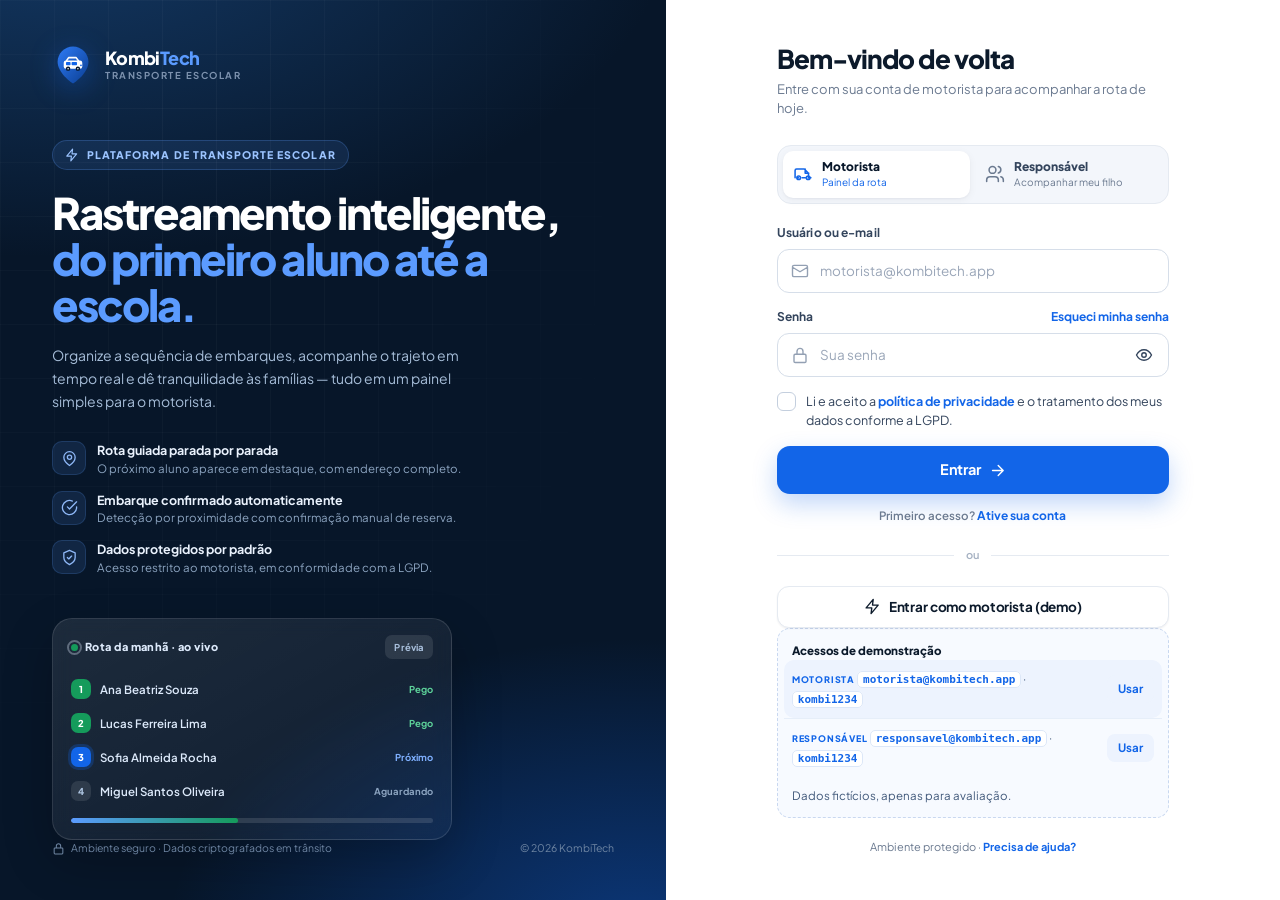
<file: index.html>
<!DOCTYPE html>
<html lang="pt-BR">
<head>
  <meta charset="utf-8">
  <meta name="viewport" content="width=device-width, initial-scale=1, viewport-fit=cover">
  <meta name="theme-color" content="#071629">
  <meta name="description" content="KombiTech — rastreamento inteligente de transporte escolar. Acompanhe alunos, rotas e embarques com segurança.">
  <title>Entrar · KombiTech</title>
  <link rel="icon" type="image/svg+xml" href="assets/img/favicon.svg">
  <link rel="preconnect" href="https://fonts.googleapis.com">
  <link rel="preconnect" href="https://fonts.gstatic.com" crossorigin>
  <link href="https://fonts.googleapis.com/css2?family=Plus+Jakarta+Sans:wght@400;500;600;700;800&display=swap" rel="stylesheet">
  <link rel="stylesheet" href="assets/css/styles.css">
</head>
<body>
  <div class="auth">
    <section class="auth-brand">
      <div class="brand">
        <div class="brand-mark" id="brandMark"></div>
        <div class="brand-text">
          <div class="brand-name">Kombi<span>Tech</span></div>
          <div class="brand-tag">Transporte escolar</div>
        </div>
      </div>

      <div class="auth-hero">
        <span class="auth-eyebrow">
          <svg viewBox="0 0 24 24" width="14" height="14" fill="none" stroke="currentColor" stroke-width="1.9" stroke-linecap="round" stroke-linejoin="round" aria-hidden="true"><path d="M13 2 3 14h8l-1 8 10-12h-8l1-8Z"/></svg>
          Plataforma de transporte escolar
        </span>
        <h1>Rastreamento inteligente, <em>do primeiro aluno até a escola.</em></h1>
        <p>Organize a sequência de embarques, acompanhe o trajeto em tempo real e dê tranquilidade às famílias — tudo em um painel simples para o motorista.</p>

        <div class="auth-feats">
          <div class="auth-feat">
            <div class="auth-feat-ico">
              <svg viewBox="0 0 24 24" width="17" height="17" fill="none" stroke="currentColor" stroke-width="1.85" stroke-linecap="round" stroke-linejoin="round"><path d="M20 10.4c0 6-8 11.6-8 11.6S4 16.4 4 10.4a8 8 0 0 1 16 0Z"/><path d="M15 10.2a3 3 0 1 1-6 0 3 3 0 0 1 6 0Z"/></svg>
            </div>
            <div><b>Rota guiada parada por parada</b><span>O próximo aluno aparece em destaque, com endereço completo.</span></div>
          </div>
          <div class="auth-feat">
            <div class="auth-feat-ico">
              <svg viewBox="0 0 24 24" width="17" height="17" fill="none" stroke="currentColor" stroke-width="1.85" stroke-linecap="round" stroke-linejoin="round"><path d="M22 11.1V12a10 10 0 1 1-5.9-9.1"/><path d="M22 4 12 14.1l-3-3"/></svg>
            </div>
            <div><b>Embarque confirmado automaticamente</b><span>Detecção por proximidade com confirmação manual de reserva.</span></div>
          </div>
          <div class="auth-feat">
            <div class="auth-feat-ico">
              <svg viewBox="0 0 24 24" width="17" height="17" fill="none" stroke="currentColor" stroke-width="1.85" stroke-linecap="round" stroke-linejoin="round"><path d="M12 22s8-4 8-10V5.4L12 2 4 5.4V12c0 6 8 10 8 10Z"/><path d="M9 12l2 2 4-4"/></svg>
            </div>
            <div><b>Dados protegidos por padrão</b><span>Acesso restrito ao motorista, em conformidade com a LGPD.</span></div>
          </div>
        </div>
      </div>

      <div class="auth-preview" aria-hidden="true">
        <div class="auth-preview-top">
          <div class="auth-preview-title"><span class="live-dot"></span>Rota da manhã · ao vivo</div>
          <span class="badge" style="background:rgba(255,255,255,.1);color:#A9C0DC;font-size:9.5px">Prévia</span>
        </div>
        <div class="auth-preview-row done"><span class="dot">1</span><span class="nm">Ana Beatriz Souza</span><span class="st">Pego</span></div>
        <div class="auth-preview-row done"><span class="dot">2</span><span class="nm">Lucas Ferreira Lima</span><span class="st">Pego</span></div>
        <div class="auth-preview-row next"><span class="dot">3</span><span class="nm">Sofia Almeida Rocha</span><span class="st">Próximo</span></div>
        <div class="auth-preview-row"><span class="dot">4</span><span class="nm">Miguel Santos Oliveira</span><span class="st">Aguardando</span></div>
        <div class="auth-preview-progress"><i></i></div>
      </div>

      <div class="auth-foot">
        <span class="secure">
          <svg viewBox="0 0 24 24" fill="none" stroke="currentColor" stroke-width="1.9" stroke-linecap="round" stroke-linejoin="round"><path d="M5.5 11h13a1.5 1.5 0 0 1 1.5 1.5v8A1.5 1.5 0 0 1 18.5 22h-13A1.5 1.5 0 0 1 4 20.5v-8A1.5 1.5 0 0 1 5.5 11ZM8 11V7.2a4 4 0 0 1 8 0V11"/></svg>
          Ambiente seguro · Dados criptografados em trânsito
        </span>
        <span>© <span id="year"></span> KombiTech</span>
      </div>
    </section>

    <section class="auth-panel">
      <div class="auth-panel-inner">
        <div class="brand brand-mobile">
          <div class="brand-mark" id="brandMarkMobile"></div>
          <div class="brand-text">
            <div class="brand-name" style="color:var(--navy)">Kombi<span style="color:var(--blue)">Tech</span></div>
            <div class="brand-tag" style="color:var(--muted)">Transporte escolar</div>
          </div>
        </div>

        <h2 class="auth-title" id="authTitle">Bem-vindo de volta</h2>
        <p class="auth-sub" id="authSub">Entre com sua conta de motorista para acompanhar a rota de hoje.</p>

        <div class="auth-role-switch" id="roleSwitch" role="tablist" aria-label="Tipo de acesso">
          <button type="button" class="auth-role active" data-role="driver" role="tab" aria-selected="true">
            <svg viewBox="0 0 24 24" fill="none" stroke="currentColor" stroke-width="1.85" stroke-linecap="round" stroke-linejoin="round"><path d="M2.5 16.5V7.8A1.8 1.8 0 0 1 4.3 6h9.3l5 5.1v5.4M14.6 6v5.1H19M5.2 16.5h1.3M11 16.5h3.6M18.6 16.5h2.9M9 16.5a2.2 2.2 0 1 1-4.4 0 2.2 2.2 0 0 1 4.4 0ZM20.4 16.5a2.2 2.2 0 1 1-4.4 0 2.2 2.2 0 0 1 4.4 0Z"/></svg>
            <span><b>Motorista</b><small>Painel da rota</small></span>
          </button>
          <button type="button" class="auth-role" data-role="guardian" role="tab" aria-selected="false">
            <svg viewBox="0 0 24 24" fill="none" stroke="currentColor" stroke-width="1.85" stroke-linecap="round" stroke-linejoin="round"><path d="M16 21v-1.8a4 4 0 0 0-4-4H6a4 4 0 0 0-4 4V21M9 11.2a4.1 4.1 0 1 0 0-8.2 4.1 4.1 0 0 0 0 8.2M22 21v-1.8a4 4 0 0 0-3-3.87M16 3.13a4 4 0 0 1 0 7.75"/></svg>
            <span><b>Responsável</b><small>Acompanhar meu filho</small></span>
          </button>
        </div>

        <form class="auth-form" id="loginForm" novalidate>
          <div class="auth-error" id="loginError" role="alert">
            <svg viewBox="0 0 24 24" width="15" height="15" fill="none" stroke="currentColor" stroke-width="2" stroke-linecap="round" stroke-linejoin="round"><path d="M10.3 3.9 1.8 18a2 2 0 0 0 1.7 3h17a2 2 0 0 0 1.7-3L13.7 3.9a2 2 0 0 0-3.4 0ZM12 9v4M12 17h.01"/></svg>
            <span id="loginErrorText"></span>
          </div>

          <div class="field">
            <label class="label" for="email">Usuário ou e-mail</label>
            <div class="input-icon">
              <svg viewBox="0 0 24 24" fill="none" stroke="currentColor" stroke-width="1.85" stroke-linecap="round" stroke-linejoin="round"><path d="M4 4.5h16a2 2 0 0 1 2 2v11a2 2 0 0 1-2 2H4a2 2 0 0 1-2-2v-11a2 2 0 0 1 2-2ZM22 7l-10 6L2 7"/></svg>
              <input class="input" id="email" name="email" type="text" inputmode="email" autocomplete="username" placeholder="motorista@kombitech.app" spellcheck="false">
            </div>
          </div>

          <div class="field">
            <div class="row-between">
              <label class="label" for="password">Senha</label>
              <button type="button" class="auth-link" id="forgotBtn">Esqueci minha senha</button>
            </div>
            <div class="input-icon">
              <svg viewBox="0 0 24 24" fill="none" stroke="currentColor" stroke-width="1.85" stroke-linecap="round" stroke-linejoin="round"><path d="M5.5 11h13a1.5 1.5 0 0 1 1.5 1.5v8A1.5 1.5 0 0 1 18.5 22h-13A1.5 1.5 0 0 1 4 20.5v-8A1.5 1.5 0 0 1 5.5 11ZM8 11V7.2a4 4 0 0 1 8 0V11"/></svg>
              <input class="input" id="password" name="password" type="password" autocomplete="current-password" placeholder="Sua senha">
              <button type="button" class="icon-btn trail" id="togglePass" aria-label="Mostrar senha">
                <svg viewBox="0 0 24 24" width="18" height="18" fill="none" stroke="currentColor" stroke-width="1.85" stroke-linecap="round" stroke-linejoin="round"><path d="M2 12s3.6-7 10-7 10 7 10 7-3.6 7-10 7-10-7-10-7ZM15 12a3 3 0 1 1-6 0 3 3 0 0 1 6 0Z"/></svg>
              </button>
            </div>
          </div>

          <label class="check">
            <input type="checkbox" id="consent">
            <span>Li e aceito a <a href="#" id="privacyLink">política de privacidade</a> e o tratamento dos meus dados conforme a LGPD.</span>
          </label>

          <button class="btn btn-primary btn-block auth-submit" id="submitBtn" type="submit">
            <span>Entrar</span>
            <svg viewBox="0 0 24 24" width="18" height="18" fill="none" stroke="currentColor" stroke-width="2" stroke-linecap="round" stroke-linejoin="round"><path d="M5 12h14M13 5l7 7-7 7"/></svg>
          </button>
        </form>

        <p class="auth-first-access">Primeiro acesso? <button type="button" class="auth-link" id="activateBtn">Ative sua conta</button></p>

        <div class="auth-sep">ou</div>

        <button class="btn btn-ghost btn-block" id="demoBtn" type="button">
          <svg viewBox="0 0 24 24" width="17" height="17" fill="none" stroke="currentColor" stroke-width="1.9" stroke-linecap="round" stroke-linejoin="round"><path d="M13 2 3 14h8l-1 8 10-12h-8l1-8Z"/></svg>
          <span id="demoBtnLabel">Entrar como motorista (demo)</span>
        </button>

        <div class="auth-demo">
          <b>Acessos de demonstração</b>
          <div class="auth-demo-account" id="demoDriverRow">
            <div>
              <span class="auth-demo-role">Motorista</span>
              <code>motorista@kombitech.app</code> · <code>kombi1234</code>
            </div>
            <button class="btn btn-soft btn-xs" id="fillDemoDriver" type="button">Usar</button>
          </div>
          <div class="auth-demo-account" id="demoGuardianRow">
            <div>
              <span class="auth-demo-role">Responsável</span>
              <code>responsavel@kombitech.app</code> · <code>kombi1234</code>
            </div>
            <button class="btn btn-soft btn-xs" id="fillDemoGuardian" type="button">Usar</button>
          </div>
          <div class="auth-demo-row">
            <span>Dados fictícios, apenas para avaliação.</span>
          </div>
        </div>

        <p class="auth-help">Ambiente protegido · <a id="helpLink">Precisa de ajuda?</a></p>
      </div>
    </section>
  </div>

  <div id="toasts" class="toasts"></div>
  <div id="modal-root"></div>

  <script src="assets/js/config.js"></script>
  <script src="assets/js/core.js"></script>
  <script src="assets/js/store.js"></script>
  <script src="assets/js/login.js"></script>
</body>
</html>
</file>
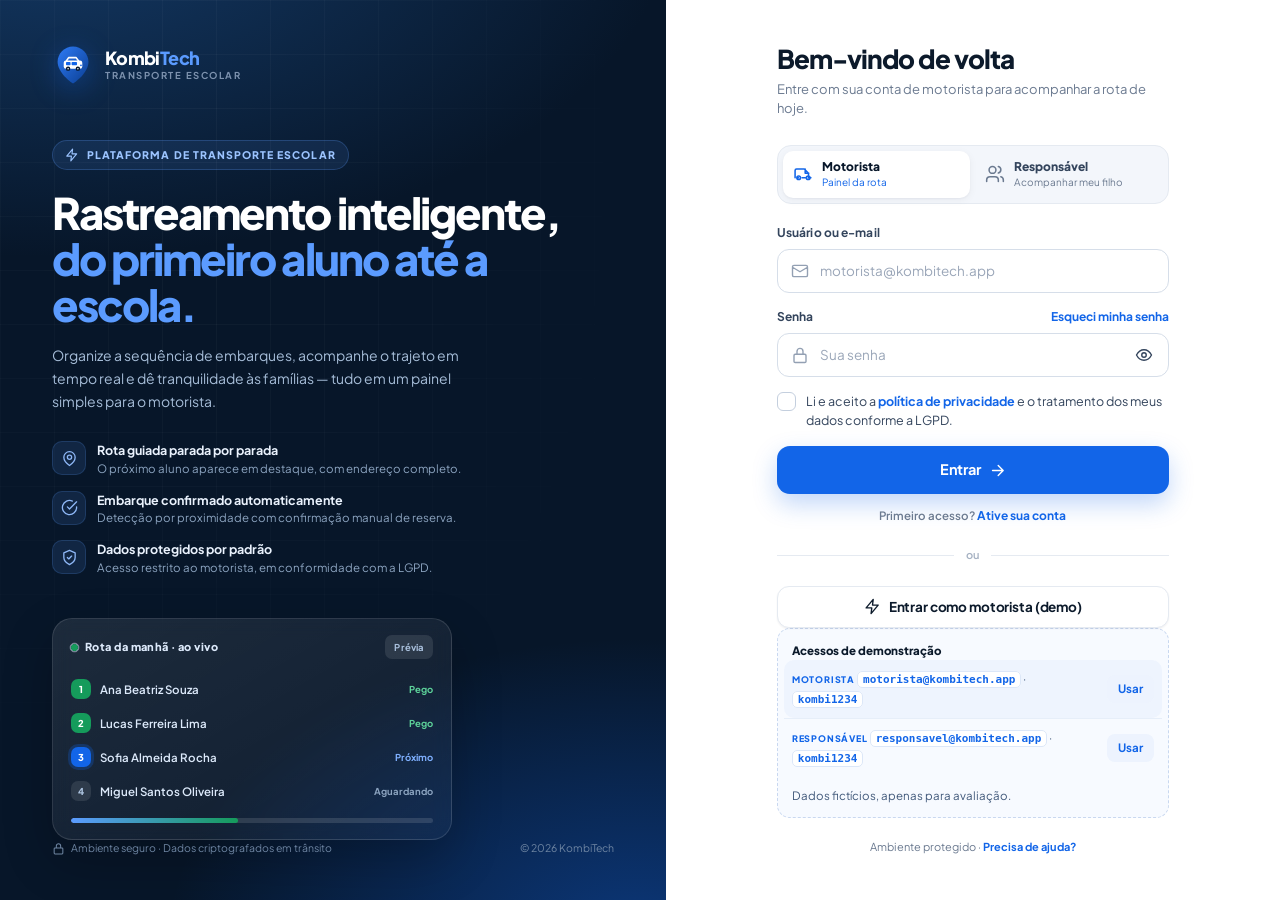
<file: app.html>
<!DOCTYPE html>
<html lang="pt-BR">
<head>
  <meta charset="utf-8">
  <meta name="viewport" content="width=device-width, initial-scale=1, viewport-fit=cover">
  <meta name="theme-color" content="#071629">
  <meta name="description" content="KombiTech — painel de transporte escolar para motoristas e responsáveis. Acompanhe alunos, rotas, embarques e avisos com segurança.">
  <title>Painel · KombiTech</title>
  <link rel="icon" type="image/svg+xml" href="assets/img/favicon.svg">
  <link rel="preconnect" href="https://fonts.googleapis.com">
  <link rel="preconnect" href="https://fonts.gstatic.com" crossorigin>
  <link href="https://fonts.googleapis.com/css2?family=Plus+Jakarta+Sans:wght@400;500;600;700;800&display=swap" rel="stylesheet">
  <link rel="stylesheet" href="assets/css/styles.css">
</head>
<body>
  <div id="app" class="app"></div>
  <div id="toasts" class="toasts"></div>
  <div id="modal-root"></div>

  <script src="assets/js/config.js"></script>
  <script src="assets/js/core.js"></script>
  <script src="assets/js/services.js"></script>
  <script src="assets/js/store.js"></script>
  <script src="assets/js/map.js"></script>
  <script src="assets/js/engine.js"></script>
  <script src="assets/js/views/dashboard.js"></script>
  <script src="assets/js/views/alunos.js"></script>
  <script src="assets/js/views/rotas.js"></script>
  <script src="assets/js/views/mapa.js"></script>
  <script src="assets/js/views/mensagens.js"></script>
  <script src="assets/js/views/calendario.js"></script>
  <script src="assets/js/views/relatorios.js"></script>
  <script src="assets/js/views/configuracoes.js"></script>
  <script src="assets/js/views/perfil.js"></script>
  <script src="assets/js/views/responsavel.js"></script>
  <script src="assets/js/app.js"></script>
</body>
</html>
</file>
<file: assets/css/styles.css>
/* ==========================================================================
   KombiTech — Design System
   Rastreamento inteligente de transporte escolar
   ========================================================================== */

/* ---------- 1. Tokens ---------- */
:root{
  --navy:#071629;
  --navy-800:#091D33;
  --navy-700:#0C2440;
  --navy-600:#123052;
  --blue:#1265E8;
  --blue-700:#0E53C4;
  --blue-600:#0F5AD6;
  --blue-100:#DCE9FE;
  --blue-50:#EDF3FE;
  --green:#159B5B;
  --green-600:#0F8149;
  --green-50:#E7F7EF;
  --green-100:#C9EEDB;
  --gray:#8B95A5;
  --red:#E5484D;
  --red-50:#FDECEC;
  --amber:#E8A317;
  --amber-50:#FDF5E3;

  --ink:#0C1A2B;
  --ink-soft:#33445C;
  --muted:#6B7A90;
  --line:#E5EAF1;
  --line-strong:#D6DEE9;
  --bg:#F3F6FB;
  --white:#fff;

  --r-xs:8px;
  --r-sm:10px;
  --r-md:14px;
  --r-lg:18px;
  --r-xl:24px;
  --r-2xl:32px;

  --sh-xs:0 1px 2px rgba(7,22,41,.06);
  --sh-sm:0 2px 8px rgba(7,22,41,.05), 0 1px 2px rgba(7,22,41,.04);
  --sh-md:0 10px 30px rgba(7,22,41,.07), 0 2px 6px rgba(7,22,41,.04);
  --sh-lg:0 24px 60px rgba(7,22,41,.14);
  --sh-blue:0 10px 24px rgba(18,101,232,.26);

  --sidebar-w:272px;
  --topbar-h:76px;
  --bottomnav-h:66px;
  --ease:cubic-bezier(.4,.16,.2,1);
  --font:'Plus Jakarta Sans','Inter',-apple-system,BlinkMacSystemFont,'Segoe UI',Roboto,Arial,sans-serif;
}

*,*::before,*::after{box-sizing:border-box}
html{-webkit-text-size-adjust:100%}
body{
  margin:0;
  font-family:var(--font);
  font-size:14px;
  line-height:1.5;
  color:var(--ink);
  background:var(--bg);
  -webkit-font-smoothing:antialiased;
  -moz-osx-font-smoothing:grayscale;
}
h1,h2,h3,h4,h5,p{margin:0}
a{color:inherit;text-decoration:none}
button,input,select,textarea{font:inherit;color:inherit}
img,svg{display:block;max-width:100%}
ul{margin:0;padding:0;list-style:none}
:focus-visible{outline:2px solid var(--blue);outline-offset:2px;border-radius:6px}
::selection{background:var(--blue);color:#fff}

::-webkit-scrollbar{width:10px;height:10px}
::-webkit-scrollbar-track{background:transparent}
::-webkit-scrollbar-thumb{background:#C9D3E0;border:3px solid transparent;background-clip:content-box;border-radius:99px}
::-webkit-scrollbar-thumb:hover{background:#A9B6C7;border:3px solid transparent;background-clip:content-box}

/* ---------- 2. Helpers ---------- */
.hidden{display:none !important}
.sr-only{position:absolute;width:1px;height:1px;padding:0;margin:-1px;overflow:hidden;clip:rect(0,0,0,0);white-space:nowrap;border:0}
.muted{color:var(--muted)}
.small{font-size:12.5px}
.tiny{font-size:11.5px}
.strong{font-weight:700}
.green{color:var(--green)}
.blue{color:var(--blue)}
.red{color:var(--red)}
.gray{color:var(--gray)}
.nowrap{white-space:nowrap}
.row{display:flex;align-items:center;gap:10px}
.row-between{display:flex;align-items:center;justify-content:space-between;gap:12px}
.wrap{flex-wrap:wrap}
.grow{flex:1;min-width:0}
.stack{display:flex;flex-direction:column;gap:14px}
.mt-0{margin-top:0}.mt-1{margin-top:6px}.mt-2{margin-top:12px}.mt-3{margin-top:18px}.mt-4{margin-top:26px}
.mb-2{margin-bottom:12px}.mb-3{margin-bottom:18px}
.truncate{overflow:hidden;text-overflow:ellipsis;white-space:nowrap}
.divider{height:1px;background:var(--line);margin:18px 0;border:0}

/* ---------- 3. Buttons ---------- */
.btn{
  --btn-bg:var(--blue);--btn-fg:#fff;--btn-bd:transparent;
  display:inline-flex;align-items:center;justify-content:center;gap:8px;
  height:42px;padding:0 18px;border-radius:12px;
  background:var(--btn-bg);color:var(--btn-fg);border:1px solid var(--btn-bd);
  font-size:13.5px;font-weight:700;letter-spacing:-.01em;white-space:nowrap;
  cursor:pointer;transition:transform .16s var(--ease),box-shadow .16s var(--ease),background .16s var(--ease),color .16s var(--ease),border-color .16s var(--ease);
  -webkit-tap-highlight-color:transparent;user-select:none;
}
.btn svg{width:17px;height:17px;flex:none}
.btn:hover{transform:translateY(-1px)}
.btn:active{transform:translateY(0) scale(.985)}
.btn:disabled{opacity:.45;cursor:not-allowed;transform:none;box-shadow:none}
.btn-primary{box-shadow:var(--sh-blue)}
.btn-primary:hover{background:var(--blue-600)}
.btn-success{--btn-bg:var(--green);box-shadow:0 8px 20px rgba(21,155,91,.24)}
.btn-success:hover{background:var(--green-600)}
.btn-danger{--btn-bg:var(--red);box-shadow:0 8px 20px rgba(229,72,77,.22)}
.btn-ghost{--btn-bg:#fff;--btn-fg:var(--ink);--btn-bd:var(--line);box-shadow:var(--sh-xs)}
.btn-ghost:hover{--btn-bd:var(--line-strong);background:#FBFCFE}
.btn-soft{--btn-bg:var(--blue-50);--btn-fg:var(--blue)}
.btn-soft:hover{background:var(--blue-100)}
.btn-soft-green{--btn-bg:var(--green-50);--btn-fg:var(--green)}
.btn-outline-danger{--btn-bg:#fff;--btn-fg:#D93A40;--btn-bd:#F6C9CB}
.btn-outline-danger:hover{background:#FFF6F6}
.btn-dark{--btn-bg:var(--navy);--btn-fg:#fff}
.btn-sm{height:34px;padding:0 13px;font-size:12.5px;border-radius:10px}
.btn-sm svg{width:15px;height:15px}
.btn-xs{height:28px;padding:0 10px;font-size:11.5px;border-radius:8px;gap:5px}
.btn-xs svg{width:13px;height:13px}
.btn-lg{height:50px;padding:0 24px;font-size:15px;border-radius:14px}
.btn-block{width:100%}
.btn-icon{width:42px;padding:0}
.btn-icon.btn-sm{width:34px}

.icon-btn{
  display:inline-flex;align-items:center;justify-content:center;
  width:38px;height:38px;border-radius:11px;border:1px solid transparent;
  background:transparent;color:var(--ink-soft);cursor:pointer;
  transition:.16s var(--ease);
}
.icon-btn:hover{background:#F1F5FA;color:var(--ink)}
.icon-btn svg{width:18px;height:18px}
.icon-btn.bordered{border-color:var(--line);background:#fff}
.icon-btn.danger:hover{background:var(--red-50);color:var(--red)}
.icon-btn.on-dark{color:#C6D4E6}
.icon-btn.on-dark:hover{background:rgba(255,255,255,.08);color:#fff}

/* ---------- 4. Cards / panels ---------- */
.card{
  background:var(--white);border:1px solid var(--line);border-radius:var(--r-lg);
  box-shadow:var(--sh-sm);
}
.card-pad{padding:20px}
.panel{
  background:var(--white);border:1px solid var(--line);border-radius:var(--r-xl);
  box-shadow:var(--sh-sm);display:flex;flex-direction:column;min-width:0;
}
.panel-head{display:flex;align-items:flex-start;justify-content:space-between;gap:14px;padding:20px 22px 14px}
.panel-head.tight{padding-bottom:0}
.panel-title{font-size:16px;font-weight:800;letter-spacing:-.02em;display:flex;align-items:center;gap:8px}
.panel-title svg{width:17px;height:17px;color:var(--blue)}
.panel-sub{font-size:12.5px;color:var(--muted);margin-top:3px}
.panel-body{padding:0 22px 20px;flex:1;min-height:0}
.panel-body.pad{padding:20px 22px}
.panel-foot{border-top:1px solid var(--line);padding:14px 22px;display:flex;align-items:center;justify-content:space-between;gap:12px}

/* ---------- 5. Badges / pills ---------- */
.badge{
  display:inline-flex;align-items:center;gap:6px;height:24px;padding:0 9px;
  border-radius:7px;font-size:11.5px;font-weight:700;letter-spacing:.01em;white-space:nowrap;
  background:#F0F3F8;color:var(--ink-soft);
}
.badge svg{width:13px;height:13px}
.badge .dot{width:6px;height:6px;border-radius:99px;background:currentColor}
.b-green{background:var(--green-50);color:var(--green)}
.b-blue{background:var(--blue-50);color:var(--blue)}
.b-gray{background:#F0F3F8;color:#77839A}
.b-red{background:var(--red-50);color:#D93A40}
.b-amber{background:var(--amber-50);color:#A97408}
.b-navy{background:rgba(7,22,41,.06);color:var(--navy)}
.badge-lg{height:30px;padding:0 12px;font-size:12.5px;border-radius:9px}
.badge-lg svg{width:15px;height:15px}

.pill{
  display:inline-flex;align-items:center;gap:7px;height:30px;padding:0 12px;
  border-radius:99px;background:#fff;border:1px solid var(--line);
  font-size:12px;font-weight:600;color:var(--ink-soft);box-shadow:var(--sh-xs);
}
.live-dot{width:8px;height:8px;border-radius:99px;background:var(--green);position:relative;flex:none}
.live-dot::after{content:'';position:absolute;inset:-4px;border-radius:99px;border:2px solid currentColor;opacity:.35;animation:pulse-ring 1.8s var(--ease) infinite}
.live-dot.blue{background:var(--blue);color:var(--blue)}
.live-dot.amber{background:var(--amber);color:var(--amber)}
.live-dot.red{background:var(--red);color:var(--red)}
.live-dot.gray{background:var(--gray);color:var(--gray)}
@keyframes pulse-ring{0%{transform:scale(.6);opacity:.5}80%,100%{transform:scale(1.6);opacity:0}}

/* ---------- 6. Forms ---------- */
.field{display:flex;flex-direction:column;gap:7px;min-width:0}
.label{font-size:12px;font-weight:700;color:var(--ink-soft);letter-spacing:.01em;display:flex;align-items:center;gap:5px}
.label .req{color:var(--red)}
.hint{font-size:11.5px;color:var(--muted);line-height:1.45}
.input,.select,.textarea{
  width:100%;height:44px;padding:0 14px;border-radius:12px;
  border:1px solid var(--line-strong);background:#fff;color:var(--ink);
  font-size:13.5px;font-weight:500;transition:border-color .16s,box-shadow .16s,background .16s;
}
.textarea{height:auto;min-height:84px;padding:12px 14px;resize:vertical;line-height:1.5}
.input::placeholder,.textarea::placeholder{color:#9AA6B8;font-weight:400}
.input:hover,.select:hover,.textarea:hover{border-color:#C3CEDD}
.input:focus,.select:focus,.textarea:focus{outline:none;border-color:var(--blue);box-shadow:0 0 0 4px rgba(18,101,232,.11)}
.input.invalid,.select.invalid{border-color:var(--red);box-shadow:0 0 0 4px rgba(229,72,77,.1)}
.input:disabled,.select:disabled{background:#F5F7FB;color:var(--muted);cursor:not-allowed}
.select{
  appearance:none;background-image:url("data:image/svg+xml,%3Csvg xmlns='http://www.w3.org/2000/svg' width='16' height='16' viewBox='0 0 24 24' fill='none' stroke='%236B7A90' stroke-width='2.2' stroke-linecap='round' stroke-linejoin='round'%3E%3Cpath d='m6 9 6 6 6-6'/%3E%3C/svg%3E");
  background-repeat:no-repeat;background-position:right 13px center;padding-right:38px;cursor:pointer;
}
.input-icon{position:relative}
.input-icon > svg{position:absolute;left:14px;top:50%;transform:translateY(-50%);width:18px;height:18px;color:#93A0B3;pointer-events:none}
.input-icon .input{padding-left:42px}
.input-icon .trail{position:absolute;right:6px;top:50%;transform:translateY(-50%)}
.form-grid{display:grid;grid-template-columns:1fr 1fr;gap:16px}
.form-grid .span-2{grid-column:1/-1}
.form-section-title{font-size:12px;font-weight:800;text-transform:uppercase;letter-spacing:.08em;color:var(--muted);margin:4px 0 -2px;grid-column:1/-1}
.error-msg{font-size:11.5px;color:var(--red);font-weight:600;display:none}
.error-msg.show{display:block}

.check{display:flex;align-items:flex-start;gap:10px;cursor:pointer;font-size:12.5px;color:var(--ink-soft);line-height:1.5}
.check input{appearance:none;width:19px;height:19px;border-radius:6px;border:1.5px solid #C4CFDE;background:#fff;flex:none;margin:0;cursor:pointer;transition:.15s;position:relative}
.check input:checked{background:var(--blue);border-color:var(--blue)}
.check input:checked::after{content:'';position:absolute;left:6px;top:2px;width:5px;height:10px;border:solid #fff;border-width:0 2px 2px 0;transform:rotate(45deg)}
.check a{color:var(--blue);font-weight:700}

.switch{position:relative;display:inline-flex;flex:none;width:46px;height:26px;cursor:pointer}
.switch input{position:absolute;opacity:0;width:100%;height:100%;margin:0;cursor:pointer;z-index:2}
.switch .track{width:100%;height:100%;border-radius:99px;background:#CFD8E4;transition:.22s var(--ease)}
.switch .track::after{content:'';position:absolute;top:3px;left:3px;width:20px;height:20px;border-radius:99px;background:#fff;box-shadow:0 1px 3px rgba(7,22,41,.25);transition:.22s var(--ease)}
.switch input:checked + .track{background:var(--blue)}
.switch input:checked + .track::after{transform:translateX(20px)}
.switch input:focus-visible + .track{box-shadow:0 0 0 4px rgba(18,101,232,.16)}

input[type=range].range{
  -webkit-appearance:none;appearance:none;width:100%;height:6px;border-radius:99px;background:#DEE6F1;outline:none;margin:10px 0;
}
input[type=range].range::-webkit-slider-thumb{-webkit-appearance:none;width:22px;height:22px;border-radius:50%;background:#fff;border:3px solid var(--blue);box-shadow:0 2px 8px rgba(18,101,232,.3);cursor:pointer;transition:transform .15s}
input[type=range].range::-webkit-slider-thumb:hover{transform:scale(1.08)}
input[type=range].range::-moz-range-thumb{width:18px;height:18px;border-radius:50%;background:#fff;border:3px solid var(--blue);cursor:pointer}

/* ---------- 7. Search & chips ---------- */
.search{position:relative;flex:1;min-width:0;max-width:380px}
.search svg{position:absolute;left:14px;top:50%;transform:translateY(-50%);width:17px;height:17px;color:#93A0B3}
.search input{width:100%;height:42px;border-radius:12px;border:1px solid var(--line);background:#fff;padding:0 14px 0 42px;font-size:13.5px;transition:.16s}
.search input:focus{outline:none;border-color:var(--blue);box-shadow:0 0 0 4px rgba(18,101,232,.1)}
.chips{display:flex;gap:8px;flex-wrap:wrap}
.chip{
  height:34px;padding:0 14px;border-radius:99px;border:1px solid var(--line);background:#fff;
  font-size:12.5px;font-weight:600;color:var(--ink-soft);cursor:pointer;transition:.15s;display:inline-flex;align-items:center;gap:6px;
}
.chip:hover{border-color:var(--line-strong);background:#FAFCFF}
.chip.active{background:var(--navy);border-color:var(--navy);color:#fff}
.chip .count{font-size:11px;padding:1px 6px;border-radius:99px;background:rgba(7,22,41,.07);color:var(--muted);font-weight:700}
.chip.active .count{background:rgba(255,255,255,.16);color:#fff}
.segmented{display:inline-flex;padding:4px;background:#F1F5FA;border-radius:12px;gap:2px}
.segmented button{border:0;background:transparent;height:32px;padding:0 14px;border-radius:9px;font-size:12.5px;font-weight:700;color:var(--muted);cursor:pointer;transition:.15s}
.segmented button.active{background:#fff;color:var(--ink);box-shadow:var(--sh-xs)}

/* ---------- 8. Tables ---------- */
.tbl-wrap{overflow-x:auto;border-radius:var(--r-lg)}
.tbl{width:100%;border-collapse:separate;border-spacing:0;font-size:13px}
.tbl thead th{
  text-align:left;font-size:10.5px;font-weight:800;text-transform:uppercase;letter-spacing:.075em;
  color:#8492A6;padding:11px 14px;background:#F8FAFD;border-bottom:1px solid var(--line);white-space:nowrap;
}
.tbl thead th:first-child{border-radius:10px 0 0 10px}
.tbl thead th:last-child{border-radius:0 10px 10px 0}
.tbl tbody td{padding:13px 14px;border-bottom:1px solid #EFF3F8;vertical-align:middle}
.tbl tbody tr{transition:background .15s}
.tbl tbody tr:hover{background:#FAFCFF}
.tbl tbody tr:last-child td{border-bottom:0}
.tbl .td-right{text-align:right}
.tbl .td-actions{text-align:right;white-space:nowrap}
.tbl .td-actions .icon-btn{width:32px;height:32px;border-radius:9px}
.tbl .td-actions .icon-btn svg{width:16px;height:16px}
.tbl-empty{padding:44px 20px;text-align:center;color:var(--muted)}

.person{display:flex;align-items:center;gap:11px;min-width:0}
.person-main{min-width:0}
.person-name{font-weight:700;font-size:13.5px;letter-spacing:-.01em;overflow:hidden;text-overflow:ellipsis;white-space:nowrap}
.person-sub{font-size:11.5px;color:var(--muted);overflow:hidden;text-overflow:ellipsis;white-space:nowrap}

.avatar{
  width:38px;height:38px;border-radius:11px;flex:none;
  display:grid;place-items:center;font-weight:800;font-size:12.5px;letter-spacing:.02em;
  background:var(--blue-50);color:var(--blue);border:1px solid #D9E6FD;
}
.avatar.g{background:var(--green-50);color:var(--green);border-color:#CDEEDD}
.avatar.n{background:#EEF2F8;color:#5A6B84;border-color:#E1E8F2}
.avatar.r{background:var(--red-50);color:#D93A40;border-color:#F7D3D4}
.avatar.sm{width:30px;height:30px;border-radius:9px;font-size:11px}
.avatar.lg{width:56px;height:56px;border-radius:16px;font-size:17px}
.avatar.xl{width:76px;height:76px;border-radius:22px;font-size:24px}
.avatar.photo{background:linear-gradient(135deg,#1265E8,#0A2E6B);color:#fff;border:0}

/* ---------- 9. Stat cards ---------- */
.stat-grid{display:grid;grid-template-columns:repeat(5,minmax(0,1fr));gap:14px}
.stat{
  background:#fff;border:1px solid var(--line);border-radius:var(--r-lg);padding:16px 16px 15px;
  box-shadow:var(--sh-xs);position:relative;overflow:hidden;transition:.2s var(--ease);min-width:0;
}
.stat:hover{transform:translateY(-2px);box-shadow:var(--sh-md);border-color:#DCE4EF}
.stat-top{display:flex;align-items:center;justify-content:space-between;gap:8px;margin-bottom:12px}
.stat-ico{
  width:38px;height:38px;border-radius:11px;display:grid;place-items:center;flex:none;
  background:var(--blue-50);color:var(--blue);
}
.stat-ico svg{width:19px;height:19px}
.stat-ico.green{background:var(--green-50);color:var(--green)}
.stat-ico.gray{background:#F0F3F8;color:#7C889C}
.stat-ico.navy{background:rgba(7,22,41,.06);color:var(--navy)}
.stat-ico.red{background:var(--red-50);color:var(--red)}
.stat-ico.amber{background:var(--amber-50);color:#A97408}
.stat-label{font-size:11.5px;font-weight:700;color:var(--muted);letter-spacing:.02em}
.stat-value{font-size:28px;font-weight:800;letter-spacing:-.045em;line-height:1.1;margin-top:2px;font-variant-numeric:tabular-nums}
.stat-value.sm{font-size:16px;letter-spacing:-.02em;line-height:1.25;margin-top:4px}
.stat-meta{font-size:11.5px;color:var(--muted);margin-top:5px;display:flex;align-items:center;gap:5px}
.stat-meta b{color:var(--ink-soft);font-weight:700}
.stat-meta .up{color:var(--green);font-weight:700}
.stat-flag{position:absolute;top:14px;right:14px}

/* ---------- 10. Layout: app shell ---------- */
.app{display:flex;min-height:100vh;background:var(--bg)}

.sidebar{
  position:fixed;top:0;left:0;bottom:0;width:var(--sidebar-w);z-index:60;
  background:radial-gradient(900px 500px at 0% 0%,#12335C 0%,transparent 55%),
             radial-gradient(700px 400px at 100% 100%,rgba(18,101,232,.18),transparent 60%),
             var(--navy);
  color:#fff;display:flex;flex-direction:column;padding:22px 16px 16px;
  transition:transform .28s var(--ease);
  border-right:1px solid rgba(255,255,255,.04);
}
.sidebar::after{
  content:'';position:absolute;inset:0;pointer-events:none;
  background-image:linear-gradient(rgba(255,255,255,.022) 1px,transparent 1px),linear-gradient(90deg,rgba(255,255,255,.022) 1px,transparent 1px);
  background-size:52px 52px;
  -webkit-mask-image:linear-gradient(180deg,rgba(0,0,0,.9),transparent 70%);
  mask-image:linear-gradient(180deg,rgba(0,0,0,.9),transparent 70%);
}
.sidebar > *{position:relative;z-index:1}

.brand{display:flex;align-items:center;gap:11px;padding:4px 8px 0;margin-bottom:26px}
.brand-mark{width:42px;height:42px;flex:none;filter:drop-shadow(0 6px 14px rgba(18,101,232,.4))}
.brand-text{display:flex;flex-direction:column;line-height:1.05}
.brand-name{font-size:18px;font-weight:800;letter-spacing:-.035em;color:#fff}
.brand-name span{color:#5B9BFF}
.brand-tag{font-size:9.5px;font-weight:700;letter-spacing:.16em;text-transform:uppercase;color:#7D92AE;margin-top:4px}

.nav-label{font-size:9.5px;font-weight:800;letter-spacing:.14em;text-transform:uppercase;color:#5D7391;padding:0 12px;margin:6px 0 8px}
.nav{display:flex;flex-direction:column;gap:3px}
.nav-item{
  display:flex;align-items:center;gap:12px;height:44px;padding:0 12px;border-radius:11px;
  color:#A9BAD1;font-size:13.5px;font-weight:600;cursor:pointer;position:relative;
  transition:background .16s var(--ease),color .16s var(--ease);
}
.nav-item svg{width:19px;height:19px;flex:none;opacity:.9}
.nav-item:hover{background:rgba(255,255,255,.06);color:#fff}
.nav-item.active{
  background:linear-gradient(90deg,rgba(18,101,232,.28),rgba(18,101,232,.08));
  color:#fff;box-shadow:inset 0 0 0 1px rgba(91,155,255,.22);
}
.nav-item.active::before{
  content:'';position:absolute;left:-16px;top:11px;bottom:11px;width:3px;border-radius:0 3px 3px 0;
  background:#5B9BFF;box-shadow:0 0 12px rgba(91,155,255,.7);
}
.nav-item .nav-badge{
  margin-left:auto;min-width:20px;height:20px;padding:0 6px;border-radius:6px;
  background:rgba(91,155,255,.18);color:#9CC4FF;font-size:10.5px;font-weight:800;display:grid;place-items:center;
}
.nav-item.active .nav-badge{background:var(--blue);color:#fff}

.sidebar-spacer{flex:1;min-height:18px}

.side-mini{
  background:rgba(255,255,255,.05);border:1px solid rgba(255,255,255,.08);
  border-radius:16px;padding:14px;margin-bottom:12px;
}
.side-mini-top{display:flex;align-items:center;justify-content:space-between;margin-bottom:10px}
.side-mini-label{font-size:10px;font-weight:800;letter-spacing:.1em;text-transform:uppercase;color:#7D92AE}
.side-mini-name{font-size:13px;font-weight:700;color:#fff;margin-bottom:2px;display:flex;align-items:center;gap:6px}
.side-mini-addr{font-size:11.5px;color:#8FA3BD;margin-bottom:11px;line-height:1.4}
.side-mini .progress{background:rgba(255,255,255,.12)}
.side-mini .progress-fill{background:linear-gradient(90deg,#5B9BFF,#159B5B)}
.side-mini-foot{display:flex;align-items:center;justify-content:space-between;font-size:10.5px;color:#8FA3BD;margin-top:8px;font-weight:600}

.driver-card{
  display:flex;align-items:center;gap:11px;padding:10px;border-radius:14px;
  background:rgba(255,255,255,.045);border:1px solid rgba(255,255,255,.07);cursor:pointer;transition:.16s;
}
.driver-card:hover{background:rgba(255,255,255,.075)}
.driver-card .avatar{background:linear-gradient(135deg,#2E7BF6,#0B3B8C);color:#fff;border:0;box-shadow:0 4px 12px rgba(18,101,232,.35)}
.driver-name{font-size:12.5px;font-weight:700;color:#fff;line-height:1.25;white-space:nowrap;overflow:hidden;text-overflow:ellipsis}
.driver-role{font-size:10.5px;color:#8FA3BD;white-space:nowrap;overflow:hidden;text-overflow:ellipsis}
.driver-card .icon-btn{width:30px;height:30px;margin-left:auto;flex:none}
.driver-card .icon-btn svg{width:16px;height:16px}

.main{flex:1;min-width:0;margin-left:var(--sidebar-w);display:flex;flex-direction:column;min-height:100vh}
.topbar{
  height:var(--topbar-h);position:sticky;top:0;z-index:40;
  display:flex;align-items:center;gap:14px;padding:0 28px;
  background:rgba(243,246,251,.86);backdrop-filter:blur(14px);-webkit-backdrop-filter:blur(14px);
  border-bottom:1px solid rgba(229,234,241,.9);
}
.topbar-title{font-size:16px;font-weight:800;letter-spacing:-.02em;line-height:1.2}
.topbar-sub{font-size:11.5px;color:var(--muted);margin-top:1px}
.topbar-right{margin-left:auto;display:flex;align-items:center;gap:8px}
.topbar .demo-chip{display:inline-flex}

.content{padding:24px 28px 40px;flex:1;min-width:0}
.view{max-width:1520px;margin:0 auto;width:100%}
.view-enter{animation:viewIn .34s var(--ease) both}
@keyframes viewIn{from{opacity:0;transform:translateY(10px)}to{opacity:1;transform:none}}
.stagger > *{animation:itemIn .4s var(--ease) both}
.stagger > *:nth-child(1){animation-delay:.02s}
.stagger > *:nth-child(2){animation-delay:.06s}
.stagger > *:nth-child(3){animation-delay:.1s}
.stagger > *:nth-child(4){animation-delay:.14s}
.stagger > *:nth-child(5){animation-delay:.18s}
.stagger > *:nth-child(6){animation-delay:.22s}
.stagger > *:nth-child(7){animation-delay:.26s}
.stagger > *:nth-child(8){animation-delay:.3s}
@keyframes itemIn{from{opacity:0;transform:translateY(12px)}to{opacity:1;transform:none}}

.page-head{display:flex;align-items:flex-end;justify-content:space-between;gap:16px;margin-bottom:20px;flex-wrap:wrap}
.page-title{font-size:24px;font-weight:800;letter-spacing:-.035em;line-height:1.15}
.page-sub{font-size:13px;color:var(--muted);margin-top:5px;max-width:620px}
.page-actions{display:flex;align-items:center;gap:9px;flex-wrap:wrap}

/* ---------- 11. Dashboard hero ---------- */
.hero{
  position:relative;overflow:hidden;border-radius:var(--r-xl);
  background:radial-gradient(700px 260px at 88% -20%,rgba(18,101,232,.5),transparent 65%),linear-gradient(115deg,#071629 0%,#0A2240 55%,#0C2A4E 100%);
  color:#fff;padding:22px 24px;display:flex;align-items:center;gap:20px;flex-wrap:wrap;
  box-shadow:0 18px 40px rgba(7,22,41,.16);
}
.hero::before{
  content:'';position:absolute;inset:0;pointer-events:none;
  background-image:radial-gradient(circle at 1px 1px,rgba(255,255,255,.13) 1px,transparent 0);
  background-size:26px 26px;opacity:.35;
  -webkit-mask-image:linear-gradient(90deg,transparent,#000 60%,transparent);
  mask-image:linear-gradient(90deg,transparent,#000 60%,transparent);
}
.hero-main{position:relative;flex:1;min-width:260px}
.hero-eyebrow{display:inline-flex;align-items:center;gap:6px;font-size:10.5px;font-weight:800;letter-spacing:.12em;text-transform:uppercase;color:#8FB8F7;margin-bottom:8px}
.hero h1{font-size:26px;font-weight:800;letter-spacing:-.04em;line-height:1.15}
.hero h1 .wave{display:inline-block;animation:wave 2.4s ease-in-out infinite;transform-origin:70% 70%}
@keyframes wave{0%,60%,100%{transform:rotate(0)}70%{transform:rotate(14deg)}80%{transform:rotate(-6deg)}90%{transform:rotate(10deg)}}
.hero p{font-size:12.5px;color:#A9C0DC;margin-top:6px;max-width:480px}
.hero-tagline{display:inline-flex;align-items:center;gap:7px;margin-top:12px;font-size:11.5px;font-weight:600;color:#8FB8F7;background:rgba(91,155,255,.1);border:1px solid rgba(91,155,255,.2);padding:6px 11px;border-radius:99px}
.hero-tagline svg{width:14px;height:14px}
.hero-actions{position:relative;display:flex;align-items:center;gap:10px;flex-wrap:wrap}
.hero-metrics{display:flex;gap:18px;position:relative;padding-left:22px;border-left:1px solid rgba(255,255,255,.12);margin-left:4px}
.hero-metric{display:flex;flex-direction:column;gap:2px}
.hero-metric b{font-size:19px;font-weight:800;letter-spacing:-.03em;font-variant-numeric:tabular-nums}
.hero-metric span{font-size:10.5px;color:#8FA8C6;font-weight:600;text-transform:uppercase;letter-spacing:.06em}

/* ---------- 12. Map ---------- */
.map-card{padding:0;overflow:hidden;display:flex;flex-direction:column;min-height:0}
.map-head{display:flex;align-items:center;justify-content:space-between;gap:12px;padding:16px 18px;border-bottom:1px solid var(--line);flex-wrap:wrap}
.map-head-left{display:flex;align-items:center;gap:10px;min-width:0}
.map-head-title{font-size:14px;font-weight:800;letter-spacing:-.02em;display:flex;align-items:center;gap:7px}
.map-head-title svg{width:16px;height:16px;color:var(--blue)}
.map-head-sub{font-size:11px;color:var(--muted);margin-top:1px}
.map-shell{position:relative;flex:1;min-height:380px;background:#E9EFF7;overflow:hidden}
.map-box{position:absolute;inset:0;z-index:0;font-family:var(--font)}
.map-box.leaflet-container{font-family:var(--font);background:#E9EFF7}
.map-box .gm-style{font-family:var(--font)}
.map-box .gm-style-iw-c{padding:0!important;border-radius:14px!important;box-shadow:0 18px 40px rgba(7,22,41,.22)!important}
.map-box .gm-style-iw-d{overflow:hidden!important}
.map-box .gm-style-iw-chr{height:0!important}
.map-box .gm-style-iw-tc::after{background:#fff}
.map-shell.tall{min-height:520px}
.map-overlay{position:absolute;z-index:800;pointer-events:none}
.map-overlay > *{pointer-events:auto}
.map-overlay.tl{top:12px;left:12px;display:flex;flex-direction:column;gap:8px;align-items:flex-start}
.map-overlay.tr{top:12px;right:12px;display:flex;flex-direction:column;gap:8px;align-items:flex-end}
.map-overlay.bl{bottom:14px;left:12px}
.map-overlay.br{bottom:14px;right:12px;display:flex;flex-direction:column;align-items:flex-end;gap:8px}

.map-chip{
  display:inline-flex;align-items:center;gap:7px;height:30px;padding:0 11px;border-radius:9px;
  background:rgba(255,255,255,.96);border:1px solid var(--line);box-shadow:var(--sh-sm);
  font-size:11px;font-weight:700;color:var(--ink-soft);backdrop-filter:blur(8px);
}
.map-chip svg{width:14px;height:14px}
.map-chip.demo{background:rgba(253,245,227,.97);border-color:#F3E0B4;color:#8A6206}
.map-chip.live{background:rgba(231,247,239,.97);border-color:#BFE9D3;color:#0F8149}
.map-legend{
  display:flex;align-items:center;gap:12px;flex-wrap:wrap;padding:8px 12px;border-radius:11px;
  background:rgba(255,255,255,.96);border:1px solid var(--line);box-shadow:var(--sh-sm);backdrop-filter:blur(8px);
}
.legend-item{display:flex;align-items:center;gap:6px;font-size:10.5px;font-weight:700;color:var(--ink-soft)}
.legend-dot{width:9px;height:9px;border-radius:99px;border:2px solid #fff;box-shadow:0 0 0 1px rgba(7,22,41,.12)}
.legend-line{width:18px;height:3px;border-radius:99px}

.map-next-card{
  background:rgba(255,255,255,.97);border:1px solid var(--line);border-radius:14px;
  box-shadow:var(--sh-md);padding:11px 13px;min-width:230px;max-width:290px;backdrop-filter:blur(10px);
}
.map-next-card .label{font-size:9.5px;letter-spacing:.1em;text-transform:uppercase;color:var(--muted)}
.map-next-name{font-size:13px;font-weight:800;letter-spacing:-.015em;margin-top:3px;display:flex;align-items:center;gap:6px}
.map-next-addr{font-size:11px;color:var(--muted);margin-top:2px;line-height:1.35}
.map-next-meta{display:flex;align-items:center;gap:12px;margin-top:9px;padding-top:9px;border-top:1px solid var(--line);font-size:10.5px;font-weight:700;color:var(--ink-soft)}
.map-next-meta span{display:flex;align-items:center;gap:4px}
.map-next-meta svg{width:12px;height:12px;color:var(--blue)}

/* Leaflet customisation */
.leaflet-container{font-family:var(--font)}
.leaflet-control-zoom{border:0 !important;box-shadow:var(--sh-md) !important;border-radius:12px !important;overflow:hidden}
.leaflet-control-zoom a{
  width:34px !important;height:34px !important;line-height:32px !important;
  background:#fff !important;color:var(--ink-soft) !important;border:0 !important;
  border-bottom:1px solid var(--line) !important;font-size:17px !important;font-weight:600 !important;
}
.leaflet-control-zoom a:last-child{border-bottom:0 !important}
.leaflet-control-zoom a:hover{background:#F6F9FD !important;color:var(--blue) !important}
.leaflet-control-attribution{font-size:9.5px !important;background:rgba(255,255,255,.85) !important;border-radius:6px 0 0 0;padding:2px 6px !important;color:#7B879A !important}
.leaflet-control-attribution a{color:#5D6B80 !important}
.leaflet-popup-content-wrapper{border-radius:14px !important;box-shadow:var(--sh-lg) !important;padding:0 !important;overflow:hidden}
.leaflet-popup-content{margin:0 !important;width:238px !important;line-height:1.4}
.leaflet-popup-tip{box-shadow:var(--sh-md) !important}
.leaflet-popup-close-button{top:6px !important;right:6px !important;color:#fff !important;font-size:20px !important;width:24px !important;height:24px !important}
.kt-pop{padding:12px 13px}
.kt-pop-top{display:flex;align-items:center;gap:8px;margin-bottom:7px;padding-right:14px}
.kt-pop-name{font-size:13px;font-weight:800;letter-spacing:-.02em;line-height:1.2}
.kt-pop-addr{font-size:11px;color:var(--muted);line-height:1.45}
.kt-pop-meta{display:flex;align-items:center;gap:6px;margin-top:8px;flex-wrap:wrap}
.kt-pop-school{background:var(--navy);color:#fff;padding:11px 13px;display:flex;gap:9px;align-items:center}
.kt-pop-school svg{width:17px;height:17px;color:#5B9BFF;flex:none}
.kt-pop-school b{font-size:12px;display:block;line-height:1.2}
.kt-pop-school span{font-size:10px;color:#9DB3CD}

/* Markers */
.kt-marker{background:transparent !important;border:0 !important}
.kt-pin{
  position:relative;width:34px;height:34px;border-radius:50% 50% 50% 4px;transform:rotate(-45deg);
  background:var(--gray);border:2.5px solid #fff;box-shadow:0 4px 12px rgba(7,22,41,.28);
  display:grid;place-items:center;transition:.2s var(--ease);
}
.kt-pin span{transform:rotate(45deg);font-size:11px;font-weight:800;color:#fff;letter-spacing:-.02em}
.kt-pin.picked{background:var(--green)}
.kt-pin.next{background:var(--blue);transform:rotate(-45deg) scale(1.14);box-shadow:0 0 0 5px rgba(18,101,232,.18),0 6px 16px rgba(18,101,232,.4);z-index:2}
.kt-pin.issue{background:var(--red)}
.kt-pin.waiting{background:#93A0B3}
.kt-pin.school-pin{border-radius:12px;transform:none;width:38px;height:38px;background:var(--navy);border:3px solid #fff}
.kt-pin.school-pin span{transform:none;display:grid;place-items:center}
.kt-pin.school-pin svg{width:19px;height:19px;color:#fff}
.kt-van{
  width:44px;height:44px;border-radius:14px;background:linear-gradient(145deg,#1265E8,#0B3E92);
  border:3px solid #fff;box-shadow:0 8px 20px rgba(18,101,232,.45);
  display:grid;place-items:center;position:relative;
}
.kt-van svg{width:22px;height:22px;color:#fff}
.kt-van::before{
  content:'';position:absolute;inset:-9px;border-radius:20px;border:2px solid rgba(18,101,232,.35);
  animation:vanPulse 2s var(--ease) infinite;
}
@keyframes vanPulse{0%{transform:scale(.85);opacity:.9}100%{transform:scale(1.35);opacity:0}}
.kt-label{
  position:absolute;top:-9px;left:50%;transform:translateX(-50%);
  background:var(--navy);color:#fff;font-size:9.5px;font-weight:800;padding:2px 7px;border-radius:6px;white-space:nowrap;
  box-shadow:0 2px 6px rgba(7,22,41,.3);
}

/* SVG fallback map */
.svgmap{position:absolute;inset:0;width:100%;height:100%;background:#EAF0F8}
.svgmap .grid-line{stroke:#DCE5F1;stroke-width:1}
.svgmap .road{stroke:#fff;stroke-width:10;stroke-linecap:round;fill:none}
.svgmap .road-thin{stroke:#F7FAFE;stroke-width:5;stroke-linecap:round;fill:none}
.svgmap .route-halo{stroke:#fff;stroke-width:9;stroke-linecap:round;stroke-linejoin:round;fill:none}
.svgmap .route-line{stroke:var(--blue);stroke-width:5;stroke-linecap:round;stroke-linejoin:round;fill:none}
.svgmap .route-done{stroke:var(--green);stroke-width:5;stroke-linecap:round;stroke-linejoin:round;fill:none}
.svgmap .m-label{font-size:10px;font-weight:700;fill:var(--ink-soft);font-family:var(--font)}
.svgmap-note{position:absolute;left:12px;bottom:12px;z-index:5}

/* ---------- 13. Stop list ---------- */
.stop-list{display:flex;flex-direction:column;gap:4px;overflow-y:auto;max-height:100%;padding-right:2px}
.stop{
  display:flex;align-items:center;gap:11px;padding:10px 11px;border-radius:12px;cursor:pointer;
  transition:background .15s,border-color .15s;border:1px solid transparent;position:relative;min-width:0;
}
.stop:hover{background:#F7FAFE}
.stop.active{background:var(--blue-50);border-color:#CFE0FC}
.stop.active::before{content:'';position:absolute;left:0;top:12px;bottom:12px;width:3px;border-radius:0 3px 3px 0;background:var(--blue)}
.stop.done{opacity:.82}
.stop-idx{
  width:26px;height:26px;border-radius:8px;flex:none;display:grid;place-items:center;
  font-size:11px;font-weight:800;background:#F0F3F8;color:#77839A;border:1px solid #E4EAF2;
}
.stop.done .stop-idx{background:var(--green);border-color:var(--green);color:#fff}
.stop.active .stop-idx{background:var(--blue);border-color:var(--blue);color:#fff;box-shadow:0 0 0 3px rgba(18,101,232,.14)}
.stop.issue .stop-idx{background:var(--red);border-color:var(--red);color:#fff}
.stop-main{flex:1;min-width:0}
.stop-name{font-size:12.5px;font-weight:700;letter-spacing:-.01em;white-space:nowrap;overflow:hidden;text-overflow:ellipsis}
.stop-addr{font-size:11px;color:var(--muted);white-space:nowrap;overflow:hidden;text-overflow:ellipsis;margin-top:1px}
.stop-side{display:flex;flex-direction:column;align-items:flex-end;gap:5px;flex:none}
.stop .quick{opacity:0;transition:opacity .15s}
.stop:hover .quick,.stop.active .quick{opacity:1}
.stop-list-foot{border-top:1px solid var(--line);padding-top:12px;margin-top:12px}

/* ---------- 14. Progress & route controls ---------- */
.progress{height:7px;border-radius:99px;background:#E7EDF6;overflow:hidden;position:relative}
.progress-fill{height:100%;border-radius:99px;background:linear-gradient(90deg,var(--blue),#3E8BFF);transition:width .4s var(--ease);position:relative}
.progress-fill.green{background:linear-gradient(90deg,var(--green),#2BBE77)}
.progress-sm{height:5px}
.progress-lg{height:10px}
.progress-labels{display:flex;align-items:center;justify-content:space-between;font-size:11px;color:var(--muted);margin-top:7px;font-weight:600}

.route-bar{
  background:#fff;border:1px solid var(--line);border-radius:var(--r-xl);box-shadow:var(--sh-sm);
  padding:18px 20px;
}
.route-bar-top{display:flex;align-items:center;justify-content:space-between;gap:14px;margin-bottom:12px;flex-wrap:wrap}
.route-bar-title{font-size:13px;font-weight:800;letter-spacing:-.01em;display:flex;align-items:center;gap:8px}
.route-bar-title svg{width:16px;height:16px;color:var(--blue)}
.route-bar-meta{display:flex;align-items:center;gap:16px;flex-wrap:wrap}
.route-meta-item{display:flex;align-items:center;gap:6px;font-size:11.5px;color:var(--muted);font-weight:600}
.route-meta-item svg{width:14px;height:14px;color:#93A0B3}
.route-meta-item b{color:var(--ink);font-weight:800}
.route-controls{display:flex;align-items:center;gap:8px;flex-wrap:wrap;margin-top:14px}

/* ---------- 15. Modal ---------- */
.modal-backdrop{
  position:fixed;inset:0;z-index:200;background:rgba(7,22,41,.52);backdrop-filter:blur(5px);
  display:flex;align-items:center;justify-content:center;padding:20px;
  animation:fadeIn .18s var(--ease) both;overflow-y:auto;
}
@keyframes fadeIn{from{opacity:0}to{opacity:1}}
.modal{
  background:#fff;border-radius:22px;box-shadow:var(--sh-lg);width:100%;max-width:520px;
  max-height:calc(100vh - 40px);display:flex;flex-direction:column;overflow:hidden;
  animation:modalIn .26s var(--ease) both;margin:auto;
}
@keyframes modalIn{from{opacity:0;transform:translateY(16px) scale(.985)}to{opacity:1;transform:none}}
.modal.modal-md{max-width:620px}
.modal.modal-lg{max-width:800px}
.modal.modal-sm{max-width:420px}
.modal-head{display:flex;align-items:flex-start;gap:14px;padding:20px 22px 16px;border-bottom:1px solid var(--line)}
.modal-head h3{font-size:17px;font-weight:800;letter-spacing:-.025em;line-height:1.25}
.modal-head p{font-size:12px;color:var(--muted);margin-top:3px}
.modal-head .icon-btn{margin-left:auto;flex:none;width:32px;height:32px;background:#F4F7FB;border-radius:9px}
.modal-body{padding:20px 22px;overflow-y:auto;flex:1}
.modal-body.flush{padding:0}
.modal-foot{padding:14px 22px;border-top:1px solid var(--line);display:flex;align-items:center;justify-content:flex-end;gap:9px;background:#FCFDFF;flex-wrap:wrap}
.modal-foot .left{margin-right:auto}
.modal-icon{width:44px;height:44px;border-radius:13px;display:grid;place-items:center;flex:none;background:var(--blue-50);color:var(--blue)}
.modal-icon.danger{background:var(--red-50);color:var(--red)}
.modal-icon.green{background:var(--green-50);color:var(--green)}
.modal-icon svg{width:22px;height:22px}

/* ---------- 16. Toasts ---------- */
.toasts{position:fixed;top:18px;right:18px;z-index:300;display:flex;flex-direction:column;gap:9px;max-width:min(380px,calc(100vw - 36px));pointer-events:none}
.toast{
  display:flex;align-items:flex-start;gap:11px;padding:12px 14px;border-radius:14px;
  background:#fff;border:1px solid var(--line);box-shadow:var(--sh-lg);
  animation:toastIn .3s var(--ease) both;pointer-events:auto;position:relative;overflow:hidden;
}
.toast.out{animation:toastOut .22s var(--ease) both}
@keyframes toastIn{from{opacity:0;transform:translateX(24px) scale(.97)}to{opacity:1;transform:none}}
@keyframes toastOut{to{opacity:0;transform:translateX(24px) scale(.97)}}
.toast-ico{width:30px;height:30px;border-radius:9px;display:grid;place-items:center;flex:none;background:var(--blue-50);color:var(--blue)}
.toast-ico svg{width:16px;height:16px}
.toast.success .toast-ico{background:var(--green-50);color:var(--green)}
.toast.error .toast-ico{background:var(--red-50);color:var(--red)}
.toast.warn .toast-ico{background:var(--amber-50);color:#A97408}
.toast-body{min-width:0;flex:1}
.toast-title{font-size:12.5px;font-weight:800;letter-spacing:-.01em}
.toast-msg{font-size:11.5px;color:var(--muted);margin-top:1px;line-height:1.4}
.toast .icon-btn{width:24px;height:24px;flex:none}
.toast .icon-btn svg{width:14px;height:14px}
.toast::after{content:'';position:absolute;left:0;bottom:0;height:2px;width:100%;background:var(--blue);animation:toastBar 4.4s linear forwards;transform-origin:left}
.toast.success::after{background:var(--green)}
.toast.error::after{background:var(--red)}
.toast.warn::after{background:var(--amber)}
@keyframes toastBar{from{transform:scaleX(1)}to{transform:scaleX(0)}}

/* ---------- 17. Misc UI ---------- */
.notice{
  display:flex;gap:11px;padding:13px 15px;border-radius:13px;background:var(--blue-50);
  border:1px solid #D6E5FD;font-size:12px;color:#17458F;line-height:1.5;
}
.notice svg{width:17px;height:17px;flex:none;margin-top:1px;color:var(--blue)}
.notice b{font-weight:800}
.notice.warn{background:var(--amber-50);border-color:#F2E3BC;color:#7A5606}
.notice.warn svg{color:#B07C0C}
.notice.neutral{background:#F6F8FC;border-color:var(--line);color:var(--ink-soft)}
.notice.neutral svg{color:var(--muted)}
.notice.danger{background:var(--red-50);border-color:#F6D3D4;color:#A22C31}
.notice.danger svg{color:var(--red)}

.empty{display:flex;flex-direction:column;align-items:center;justify-content:center;text-align:center;padding:38px 20px;gap:10px}
.empty-ico{width:56px;height:56px;border-radius:18px;display:grid;place-items:center;background:#F2F6FC;color:#8B99AE;margin-bottom:2px}
.empty-ico svg{width:26px;height:26px}
.empty h4{font-size:14px;font-weight:800;letter-spacing:-.01em}
.empty p{font-size:12px;color:var(--muted);max-width:320px;line-height:1.5}

.list-row{display:flex;align-items:center;gap:11px;padding:11px 0;border-bottom:1px solid #EFF3F8;min-width:0}
.list-row:last-child{border-bottom:0}
.list-row .grow{min-width:0}
.list-title{font-size:12.5px;font-weight:700;letter-spacing:-.01em;white-space:nowrap;overflow:hidden;text-overflow:ellipsis}
.list-sub{font-size:11px;color:var(--muted);margin-top:1px;white-space:nowrap;overflow:hidden;text-overflow:ellipsis}

/* ---------- 18. Login ---------- */
.auth{min-height:100vh;display:grid;grid-template-columns:1.04fr .96fr;background:var(--navy)}
.auth-brand{
  position:relative;overflow:hidden;padding:44px 52px;display:flex;flex-direction:column;
  color:#fff;background:
    radial-gradient(1000px 560px at 8% -10%,#143A67 0%,transparent 62%),
    radial-gradient(760px 480px at 96% 104%,rgba(18,101,232,.42),transparent 62%),
    var(--navy);
}
.auth-brand::before{
  content:'';position:absolute;inset:0;pointer-events:none;
  background-image:linear-gradient(rgba(255,255,255,.04) 1px,transparent 1px),linear-gradient(90deg,rgba(255,255,255,.04) 1px,transparent 1px);
  background-size:54px 54px;
  -webkit-mask-image:radial-gradient(ellipse at 30% 20%,#000 0%,transparent 72%);
  mask-image:radial-gradient(ellipse at 30% 20%,#000 0%,transparent 72%);
}
.auth-brand > *{position:relative;z-index:1}
.auth-brand .brand{padding:0;margin-bottom:0}
.auth-hero{margin:auto 0;padding:44px 0 32px;max-width:520px}
.auth-eyebrow{
  display:inline-flex;align-items:center;gap:8px;height:30px;padding:0 12px;border-radius:99px;
  background:rgba(91,155,255,.11);border:1px solid rgba(91,155,255,.24);color:#9CC4FF;
  font-size:10.5px;font-weight:800;letter-spacing:.1em;text-transform:uppercase;margin-bottom:20px;
}
.auth-eyebrow svg{width:14px;height:14px}
.auth-hero h1{font-size:clamp(30px,3.4vw,46px);font-weight:800;letter-spacing:-.045em;line-height:1.06}
.auth-hero h1 em{font-style:normal;color:#5B9BFF}
.auth-hero p{font-size:14px;color:#A6BDD8;line-height:1.65;margin-top:16px;max-width:440px}
.auth-feats{display:flex;flex-direction:column;gap:13px;margin-top:28px}
.auth-feat{display:flex;align-items:flex-start;gap:11px}
.auth-feat-ico{width:34px;height:34px;border-radius:10px;flex:none;display:grid;place-items:center;background:rgba(91,155,255,.12);border:1px solid rgba(91,155,255,.18);color:#8FB8F7}
.auth-feat-ico svg{width:17px;height:17px}
.auth-feat b{display:block;font-size:12.5px;font-weight:700;color:#EAF2FD}
.auth-feat span{display:block;font-size:11.5px;color:#8CA4C0;margin-top:1px;line-height:1.45}

.auth-preview{
  background:linear-gradient(150deg,rgba(255,255,255,.09),rgba(255,255,255,.035));
  border:1px solid rgba(255,255,255,.12);border-radius:20px;padding:16px 18px;
  backdrop-filter:blur(10px);max-width:400px;box-shadow:0 20px 50px rgba(0,0,0,.24);
}
.auth-preview-top{display:flex;align-items:center;justify-content:space-between;margin-bottom:13px}
.auth-preview-title{font-size:11px;font-weight:800;letter-spacing:.04em;color:#DCE9FA;display:flex;align-items:center;gap:7px}
.auth-preview-title .live-dot{width:7px;height:7px}
.auth-preview-row{display:flex;align-items:center;gap:9px;padding:7px 0}
.auth-preview-row .dot{width:20px;height:20px;border-radius:7px;display:grid;place-items:center;font-size:9.5px;font-weight:800;background:rgba(255,255,255,.1);color:#A9C0DC;flex:none}
.auth-preview-row.done .dot{background:var(--green);color:#fff}
.auth-preview-row.next .dot{background:var(--blue);color:#fff;box-shadow:0 0 0 3px rgba(18,101,232,.25)}
.auth-preview-row .nm{font-size:11.5px;font-weight:600;color:#DCE9FA;flex:1;min-width:0;white-space:nowrap;overflow:hidden;text-overflow:ellipsis}
.auth-preview-row .st{font-size:9.5px;font-weight:700;color:#8CA4C0}
.auth-preview-row.done .st{color:#5ED39B}
.auth-preview-row.next .st{color:#7FB0FF}
.auth-preview-progress{margin-top:10px;height:5px;border-radius:99px;background:rgba(255,255,255,.12);overflow:hidden}
.auth-preview-progress i{display:block;height:100%;width:46%;border-radius:99px;background:linear-gradient(90deg,#5B9BFF,#159B5B)}
.auth-foot{display:flex;align-items:center;justify-content:space-between;gap:14px;font-size:10.5px;color:#6E85A2;flex-wrap:wrap}
.auth-foot .secure{display:flex;align-items:center;gap:6px}
.auth-foot svg{width:13px;height:13px}

.auth-panel{background:#fff;display:flex;align-items:center;justify-content:center;padding:40px 32px;position:relative}
.auth-panel-inner{width:100%;max-width:392px}
.auth-panel .brand-mobile{display:none}
.auth-title{font-size:26px;font-weight:800;letter-spacing:-.04em;line-height:1.15}
.auth-sub{font-size:13px;color:var(--muted);margin-top:6px;margin-bottom:26px;line-height:1.5}
.auth-form{display:flex;flex-direction:column;gap:15px}
.auth-row{display:flex;align-items:center;justify-content:space-between;gap:12px}
.auth-link{font-size:12px;font-weight:700;color:var(--blue);cursor:pointer;background:none;border:0;padding:0}
.auth-link:hover{text-decoration:underline}
.auth-first-access{margin:13px 0 0;text-align:center;font-size:11.5px;font-weight:600;color:var(--muted)}
.code-box{margin:7px 0 4px;padding:9px 12px;border:1px dashed #B9D2F5;border-radius:10px;background:#fff;text-align:center}
.code-box code{font-size:15px;letter-spacing:.09em;background:none;border:0;padding:0;white-space:nowrap}
.auth-submit{height:48px;border-radius:13px;font-size:14.5px;margin-top:2px}
.auth-sep{display:flex;align-items:center;gap:12px;margin:22px 0;color:#A5B1C2;font-size:11px;font-weight:600}
.auth-sep::before,.auth-sep::after{content:'';height:1px;flex:1;background:var(--line)}
.auth-demo{
  border:1px dashed #C9D8F0;background:#F7FAFF;border-radius:13px;padding:13px 14px;
  font-size:11.5px;color:#40587A;line-height:1.55;
}
.auth-demo b{color:var(--ink);font-weight:800}
.auth-demo code{background:#fff;border:1px solid #DCE7F8;padding:1px 5px;border-radius:5px;font-family:ui-monospace,SFMono-Regular,Menlo,monospace;font-size:11px;color:var(--blue);font-weight:700}
.auth-demo-row{display:flex;align-items:center;justify-content:space-between;gap:10px;margin-top:9px}
.auth-help{font-size:11px;color:var(--muted);text-align:center;margin-top:20px;line-height:1.6}
.auth-help a{color:var(--blue);font-weight:700;cursor:pointer}
.auth-error{
  display:none;align-items:flex-start;gap:8px;padding:10px 12px;border-radius:10px;
  background:var(--red-50);border:1px solid #F6D3D4;color:#B03035;font-size:12px;font-weight:600;line-height:1.4;
}
.auth-error.show{display:flex;animation:shake .3s var(--ease)}
.auth-error svg{width:15px;height:15px;flex:none;margin-top:1px}
@keyframes shake{0%,100%{transform:translateX(0)}25%{transform:translateX(-5px)}75%{transform:translateX(5px)}}

/* ---------- 19. Charts ---------- */
.chart-grid{display:grid;grid-template-columns:1.4fr 1fr;gap:16px}
.chart-wrap{position:relative;width:100%}
.chart-svg{width:100%;height:auto;overflow:visible}
.chart-svg .axis{stroke:#E8EEF6;stroke-width:1}
.chart-svg .axis-text{font-size:9.5px;font-weight:600;fill:#93A0B3;font-family:var(--font)}
.chart-svg .bar{fill:url(#barGrad);transition:.3s}
.chart-svg .bar-alt{fill:#DCE8FA}
.chart-svg .line-path{fill:none;stroke:var(--blue);stroke-width:2.5;stroke-linecap:round;stroke-linejoin:round}
.chart-svg .area-path{fill:url(#areaGrad);stroke:none}
.chart-svg .dot{fill:#fff;stroke:var(--blue);stroke-width:2.5}
.chart-svg .gridline{stroke:#EEF3F9;stroke-width:1;stroke-dasharray:3 4}
.chart-legend{display:flex;align-items:center;gap:14px;flex-wrap:wrap;margin-top:12px}
.chart-legend .item{display:flex;align-items:center;gap:6px;font-size:11px;font-weight:600;color:var(--muted)}
.chart-legend .sw{width:9px;height:9px;border-radius:3px}
.donut-wrap{display:flex;align-items:center;gap:18px;flex-wrap:wrap}
.donut{width:132px;height:132px;flex:none;position:relative}
.donut svg{transform:rotate(-90deg)}
.donut-center{position:absolute;inset:0;display:flex;flex-direction:column;align-items:center;justify-content:center}
.donut-center b{font-size:22px;font-weight:800;letter-spacing:-.04em;line-height:1}
.donut-center span{font-size:9.5px;color:var(--muted);font-weight:700;text-transform:uppercase;letter-spacing:.06em;margin-top:3px}
.donut-legend{display:flex;flex-direction:column;gap:9px;flex:1;min-width:120px}
.donut-legend .item{display:flex;align-items:center;gap:8px;font-size:11.5px;color:var(--ink-soft);font-weight:600}
.donut-legend .sw{width:9px;height:9px;border-radius:3px;flex:none}
.donut-legend .val{margin-left:auto;font-weight:800;color:var(--ink);font-variant-numeric:tabular-nums}

.kpi-grid{display:grid;grid-template-columns:repeat(4,minmax(0,1fr));gap:14px}
.kpi{background:#fff;border:1px solid var(--line);border-radius:var(--r-lg);padding:16px;box-shadow:var(--sh-xs)}
.kpi-label{font-size:11px;font-weight:700;color:var(--muted);text-transform:uppercase;letter-spacing:.05em}
.kpi-value{font-size:25px;font-weight:800;letter-spacing:-.045em;margin-top:6px;line-height:1.1;font-variant-numeric:tabular-nums}
.kpi-value small{font-size:12px;font-weight:700;color:var(--muted);letter-spacing:0;margin-left:3px}
.kpi-foot{font-size:11px;color:var(--muted);margin-top:6px;display:flex;align-items:center;gap:5px}
.kpi-foot svg{width:12px;height:12px}

/* ---------- 20. Settings ---------- */
.settings-grid{display:grid;grid-template-columns:1fr;gap:16px;max-width:920px}
.set-card{background:#fff;border:1px solid var(--line);border-radius:var(--r-xl);box-shadow:var(--sh-xs);overflow:hidden}
.set-head{padding:18px 22px 14px;border-bottom:1px solid var(--line);display:flex;gap:13px;align-items:flex-start}
.set-head .stat-ico{width:36px;height:36px;border-radius:10px}
.set-head h3{font-size:14.5px;font-weight:800;letter-spacing:-.02em}
.set-head p{font-size:11.5px;color:var(--muted);margin-top:2px;line-height:1.45}
.set-body{padding:6px 22px 14px}
.set-row{display:flex;align-items:center;gap:18px;padding:15px 0;border-bottom:1px solid #F0F4F9}
.set-row:last-child{border-bottom:0}
.set-info{flex:1;min-width:0}
.set-info b{display:block;font-size:12.5px;font-weight:700;letter-spacing:-.01em}
.set-info span{display:block;font-size:11.5px;color:var(--muted);margin-top:2px;line-height:1.45}
.set-ctl{flex:none;display:flex;align-items:center;gap:9px}
.set-ctl .input,.set-ctl .select{width:190px;height:38px;font-size:12.5px}
.set-ctl .input.narrow{width:100px}
.set-foot{padding:14px 22px;border-top:1px solid var(--line);background:#FCFDFF;display:flex;justify-content:flex-end;gap:9px}
.set-val{font-size:12px;font-weight:800;color:var(--blue);min-width:64px;text-align:right;font-variant-numeric:tabular-nums}

/* ---------- 21. Profile ---------- */
.profile-hero{
  position:relative;overflow:hidden;border-radius:var(--r-xl);padding:26px;
  background:radial-gradient(600px 220px at 90% 0%,rgba(18,101,232,.45),transparent 60%),linear-gradient(120deg,#071629,#0C2748);
  color:#fff;display:flex;align-items:center;gap:20px;flex-wrap:wrap;box-shadow:0 16px 40px rgba(7,22,41,.16);
}
.profile-hero .avatar.xl{background:linear-gradient(135deg,#2E7BF6,#0B3B8C);color:#fff;border:3px solid rgba(255,255,255,.16);box-shadow:0 10px 30px rgba(18,101,232,.4)}
.profile-name{font-size:24px;font-weight:800;letter-spacing:-.04em;line-height:1.15}
.profile-role{font-size:12px;color:#A9C0DC;margin-top:4px;display:flex;align-items:center;gap:7px;flex-wrap:wrap}
.profile-role .badge{background:rgba(91,155,255,.16);color:#9CC4FF}
.profile-meta{display:flex;gap:22px;margin-top:16px;flex-wrap:wrap}
.profile-meta div{display:flex;align-items:center;gap:7px;font-size:11.5px;color:#A9C0DC}
.profile-meta svg{width:14px;height:14px;color:#6F8FB6}
.profile-hero-actions{margin-left:auto;display:flex;gap:9px;flex-wrap:wrap}
.profile-grid{display:grid;grid-template-columns:1.15fr .85fr;gap:16px;align-items:start}

/* ---------- 22. Mobile nav ---------- */
.mobile-nav{
  display:none;position:fixed;left:0;right:0;bottom:0;z-index:70;
  background:rgba(255,255,255,.97);backdrop-filter:blur(16px);-webkit-backdrop-filter:blur(16px);
  border-top:1px solid var(--line);padding:6px 6px calc(6px + env(safe-area-inset-bottom));
  box-shadow:0 -8px 24px rgba(7,22,41,.06);
}
.mobile-nav-inner{display:grid;grid-template-columns:repeat(5,1fr);gap:2px}
.mnav-item{
  display:flex;flex-direction:column;align-items:center;justify-content:center;gap:3px;
  height:52px;border-radius:11px;color:#8492A6;font-size:9.5px;font-weight:700;letter-spacing:.01em;
  cursor:pointer;border:0;background:none;transition:.16s;position:relative;
}
.mnav-item svg{width:21px;height:21px}
.mnav-item.active{color:var(--blue);background:var(--blue-50)}
.mnav-item.active::after{content:'';position:absolute;bottom:-6px;width:18px;height:3px;border-radius:99px 99px 0 0;background:var(--blue)}

.drawer-overlay{
  display:none;position:fixed;inset:0;z-index:55;background:rgba(7,22,41,.5);backdrop-filter:blur(3px);
  animation:fadeIn .18s var(--ease) both;
}
body.drawer-open .drawer-overlay{display:block}
body.drawer-open .sidebar{transform:translateX(0)}

.mobile-routebar{
  display:none;position:fixed;left:10px;right:10px;bottom:calc(var(--bottomnav-h) + 10px + env(safe-area-inset-bottom));
  z-index:65;background:rgba(255,255,255,.98);backdrop-filter:blur(16px);
  border:1px solid var(--line);border-radius:18px;box-shadow:0 14px 34px rgba(7,22,41,.16);
  padding:11px 12px;gap:10px;align-items:center;
}
.mrb-main{flex:1;min-width:0}
.mrb-label{font-size:9px;font-weight:800;letter-spacing:.1em;text-transform:uppercase;color:var(--muted);display:flex;align-items:center;gap:5px}
.mrb-name{font-size:12.5px;font-weight:800;letter-spacing:-.01em;margin-top:2px;white-space:nowrap;overflow:hidden;text-overflow:ellipsis}
.mrb-sub{font-size:10.5px;color:var(--muted);margin-top:1px;white-space:nowrap;overflow:hidden;text-overflow:ellipsis}
.mrb-actions{display:flex;gap:6px;flex:none}
.mrb-actions .btn{height:38px;border-radius:11px;padding:0 13px;font-size:12px}
.mrb-actions .btn-icon{width:38px;padding:0}

/* ---------- 23. Login responsive ---------- */
@media (max-width:1080px){
  .auth-brand{padding:36px 38px}
  .auth-hero h1{font-size:34px}
}

/* ---------- 24. App responsive ---------- */
@media (max-width:1420px){
  .stat-grid{grid-template-columns:repeat(3,minmax(0,1fr))}
  .stat-grid .stat:nth-child(4),.stat-grid .stat:nth-child(5){grid-column:auto}
}
@media (max-width:1280px){
  .hero-metrics{padding-left:0;border-left:0;margin-left:0;gap:22px}
}
@media (max-width:1180px){
  :root{--sidebar-w:88px}
  .sidebar{padding:20px 12px 14px;align-items:center}
  .brand{padding:0;margin-bottom:22px;justify-content:center}
  .brand-text,.nav-label,.nav-item span,.side-mini,.driver-card .driver-name,.driver-card .driver-role,.driver-card .icon-btn{display:none}
  .brand-mark{width:40px;height:40px}
  .nav{width:100%;align-items:center}
  .nav-item{justify-content:center;padding:0;width:48px;height:48px;border-radius:13px}
  .nav-item .nav-badge{position:absolute;top:5px;right:5px;margin:0;min-width:16px;height:16px;font-size:9px;padding:0 4px;border-radius:5px}
  .nav-item.active::before{left:-12px;top:14px;bottom:14px}
  .driver-card{padding:0;background:none;border:0;justify-content:center;width:100%}
  .driver-card .avatar{width:40px;height:40px;border-radius:12px}
  .sidebar-spacer{min-height:10px}
  .topbar{padding:0 22px}
  .content{padding:20px 22px 36px}
  .dash-grid{grid-template-columns:1fr !important}
  .profile-grid{grid-template-columns:1fr}
  .chart-grid{grid-template-columns:1fr}
}
@media (max-width:900px){
  .auth{grid-template-columns:1fr;background:#fff}
  .auth-brand{padding:26px 24px 34px;min-height:auto}
  .auth-hero{padding:26px 0 0;max-width:none}
  .auth-hero h1{font-size:27px}
  .auth-hero p{font-size:12.5px;margin-top:10px}
  .auth-feats,.auth-preview,.auth-foot{display:none}
  .auth-eyebrow{margin-bottom:14px}
  .auth-panel{padding:26px 22px 34px;border-radius:26px 26px 0 0;margin-top:-18px;box-shadow:0 -12px 30px rgba(7,22,41,.08)}
  .auth-panel .brand-mobile{display:flex;margin-bottom:20px}
  .auth-title{font-size:23px}
  .auth-sub{margin-bottom:22px}
}
@media (max-width:860px){
  :root{--topbar-h:64px;--sidebar-w:280px}
  .sidebar{transform:translateX(-100%);padding:20px 16px 14px;align-items:stretch;width:var(--sidebar-w)}
  .sidebar .brand{justify-content:flex-start;padding:4px 8px 0}
  .brand-text,.nav-label,.nav-item span,.driver-card .driver-name,.driver-card .driver-role,.driver-card .icon-btn{display:block}
  .brand-text{display:flex}
  .nav-label{display:block}
  .nav-item{justify-content:flex-start;padding:0 12px;width:100%;height:46px}
  .nav-item .nav-badge{position:static;margin-left:auto;min-width:20px;height:20px;font-size:10.5px;padding:0 6px;border-radius:6px}
  .side-mini{display:block}
  .driver-card{padding:10px;background:rgba(255,255,255,.045);border:1px solid rgba(255,255,255,.07);justify-content:flex-start}
  .driver-card .avatar{width:38px;height:38px;border-radius:11px}
  .main{margin-left:0}
  .topbar{padding:0 16px;gap:10px}
  .topbar-title{font-size:14.5px}
  .topbar-sub{display:none}
  .content{padding:16px 14px 28px}
  .page-title{font-size:20px}
  .page-sub{font-size:12px}
  .mobile-nav{display:block}
  .stat-grid{grid-template-columns:repeat(2,minmax(0,1fr));gap:10px}
  .stat{padding:13px 13px 12px;border-radius:15px}
  .stat-value{font-size:24px}
  .stat-ico{width:32px;height:32px;border-radius:9px}
  .stat-ico svg{width:16px;height:16px}
  .stat-label{font-size:10.5px}
  .stat-meta{font-size:10.5px}
  .hero{padding:18px;border-radius:20px;gap:14px}
  .hero h1{font-size:21px}
  .hero p{font-size:12px}
  .hero-metrics{display:none}
  .hero-actions{width:100%}
  .hero-actions .btn{flex:1}
  .panel{border-radius:18px}
  .panel-head{padding:15px 16px 12px}
  .panel-body{padding:0 16px 16px}
  .panel-body.pad{padding:16px}
  .map-shell{min-height:320px}
  .map-shell.tall{min-height:calc(100vh - 300px)}
  .map-card{border-radius:18px}
  .map-head{padding:13px 14px}
  .map-overlay.tl{top:10px;left:10px;max-width:calc(100% - 20px)}
  .map-overlay.tr{display:none}
  .map-overlay.bl{display:none}
  .map-next-card{min-width:0;max-width:220px;padding:9px 11px}
  .map-next-name{font-size:12px}
  .map-next-addr{font-size:10px}
  .route-bar{padding:14px;border-radius:18px}
  .route-bar-top{margin-bottom:10px}
  .route-controls .btn{flex:1;min-width:calc(50% - 4px)}
  .route-controls .btn span{display:inline}
  .mobile-routebar{display:flex}
  body.has-routebar .content{padding-bottom:calc(var(--bottomnav-h) + 96px + env(safe-area-inset-bottom))}
  body.has-routebar .toasts{bottom:calc(var(--bottomnav-h) + 92px);top:auto}
  .toasts{max-width:calc(100vw - 24px);right:12px;top:12px}
  .modal-backdrop{padding:0;align-items:flex-end}
  .modal{max-width:100%;border-radius:22px 22px 0 0;max-height:92vh;animation:sheetIn .28s var(--ease) both}
  @keyframes sheetIn{from{transform:translateY(100%)}to{transform:none}}
  .modal-head{padding:16px 18px 13px}
  .modal-body{padding:16px 18px}
  .modal-foot{padding:13px 18px calc(13px + env(safe-area-inset-bottom))}
  .modal-foot .btn{flex:1}
  .form-grid{grid-template-columns:1fr}
  .form-grid .span-2{grid-column:auto}
  .page-head{margin-bottom:16px}
  .page-actions{width:100%}
  .page-actions .btn{flex:1}
  .search{max-width:none;width:100%}
  .toolbar{flex-direction:column;align-items:stretch}
  .toolbar .select{width:100%}
  .kpi-grid{grid-template-columns:repeat(2,minmax(0,1fr));gap:10px}
  .kpi{padding:13px}
  .kpi-value{font-size:21px}
  .profile-hero{padding:18px;border-radius:20px;gap:14px}
  .profile-name{font-size:20px}
  .profile-hero-actions{width:100%;margin-left:0}
  .profile-hero-actions .btn{flex:1}
  .profile-meta{gap:14px}
  .settings-grid{gap:12px}
  .set-head{padding:15px 16px 12px}
  .set-body{padding:4px 16px 10px}
  .set-row{flex-wrap:wrap;gap:10px;padding:13px 0}
  .set-ctl{width:100%;justify-content:flex-start}
  .set-ctl .input,.set-ctl .select{width:100%;flex:1}
  .set-foot{padding:12px 16px}
  .set-foot .btn{flex:1}
  .donut-wrap{gap:14px}
  .table-desktop{display:none !important}
  .table-mobile{display:block !important}
  .dash-grid{gap:12px}
  .hero-tagline{font-size:10.5px}
  .map-chip{font-size:10px;height:27px;padding:0 9px}
  .leaflet-control-attribution{font-size:8.5px !important}
}
@media (max-width:560px){
  .stat-grid{grid-template-columns:repeat(2,minmax(0,1fr))}
  .stat:nth-child(4) .stat-value.sm,.stat:nth-child(5) .stat-value.sm{font-size:14px}
  .page-title{font-size:19px}
  .hero h1{font-size:19px}
  .auth-brand{padding:22px 20px 30px}
  .auth-hero h1{font-size:24px}
  .auth-panel{padding:24px 18px 30px}
  .map-shell{min-height:290px}
  .chart-grid{gap:12px}
  .stop{padding:9px}
  .stop-addr{font-size:10.5px}
  .kpi-value{font-size:19px}
}
@media (max-width:380px){
  .stat-grid{grid-template-columns:1fr}
  .hero-actions .btn span{display:none}
}

/* ---------- 25. Componentes complementares ---------- */
.mobile-only{display:none !important}

/* Grid principal do dashboard e de páginas com mapa */
.dash-grid{display:grid;grid-template-columns:minmax(0,1.55fr) minmax(330px,.85fr);gap:16px;align-items:start;min-width:0}
.dash-grid > *{min-width:0}

/* Hero: métricas e ações */
.hero-side{position:relative;display:flex;flex-direction:column;align-items:flex-end;gap:14px;flex:none;max-width:100%}
.hero-side .hero-actions{justify-content:flex-end}
.btn-hero-ghost{--btn-bg:rgba(255,255,255,.08);--btn-fg:#fff;--btn-bd:rgba(255,255,255,.22);box-shadow:none}
.btn-hero-ghost:hover{--btn-bg:rgba(255,255,255,.16);--btn-bd:rgba(255,255,255,.36)}

/* Indicadores de topo */
.spinner{width:16px;height:16px;border-radius:50%;border:2px solid rgba(255,255,255,.35);border-top-color:#fff;animation:spin .7s linear infinite;display:inline-block;flex:none}
.spinner.dark{border-color:rgba(18,101,232,.25);border-top-color:var(--blue)}
@keyframes spin{to{transform:rotate(360deg)}}

.dot-badge{position:absolute;top:7px;right:7px;width:8px;height:8px;border-radius:99px;background:var(--red);border:2px solid #fff;box-shadow:0 0 0 1px rgba(229,72,77,.22);display:none}
.topbar .icon-btn{position:relative}

.avatar-btn{cursor:pointer;border:2px solid #fff;box-shadow:var(--sh-sm);background:linear-gradient(135deg,#1265E8,#0B3E92);color:#fff;transition:.16s var(--ease)}
.avatar-btn:hover{transform:translateY(-1px);box-shadow:var(--sh-md)}

.pill.demo-chip{background:var(--amber-50);border-color:#F2E3BC;color:#8A6206}
.pill.gps-chip{background:var(--green-50);border-color:#BFE9D3;color:#0F8149}
.pill.demo-chip svg,.pill.gps-chip svg{width:13px;height:13px}
.pill-live{background:var(--blue-50);border-color:#CFE0FC;color:var(--blue)}
.pill-paused{background:var(--amber-50);border-color:#F2E3BC;color:#8A6206}
.pill-idle{background:#fff;border-color:var(--line);color:var(--muted)}
.pill .live-dot{width:7px;height:7px}
.pill .live-dot::after{display:none}

/* Cartões de rota */
.route-cards{display:grid;grid-template-columns:repeat(2,minmax(0,1fr));gap:12px;margin-bottom:16px}
.route-card{display:block;width:100%;text-align:left;padding:16px;cursor:pointer;font:inherit;color:inherit;border:1.5px solid var(--line);transition:.18s var(--ease)}
.route-card:hover{transform:translateY(-2px);box-shadow:var(--sh-md);border-color:#CFE0FC}
.route-card.active{border-color:var(--blue);box-shadow:0 0 0 3px rgba(18,101,232,.1),var(--sh-sm);background:linear-gradient(180deg,#FBFDFF,#fff)}

.route-summary-grid{display:grid;grid-template-columns:1fr 1fr;gap:8px;margin-top:14px}
.route-summary-item{background:#F7FAFE;border:1px solid #EDF2F9;border-radius:11px;padding:9px 11px;min-width:0}
.route-summary-item span{display:block}
.route-summary-item b{display:block;font-size:13px;font-weight:800;letter-spacing:-.02em;margin-top:2px;line-height:1.3}

/* Página do mapa ao vivo */
.map-page{display:grid;grid-template-columns:minmax(0,1fr) 372px;gap:16px;align-items:stretch;min-width:0}
.map-page > *{min-width:0}
.map-page .map-card{height:calc(100vh - var(--topbar-h) - 48px);min-height:560px}
.map-page-shell{min-height:0;flex:1}

.map-side{padding:18px;gap:13px;min-height:560px;max-height:calc(100vh - var(--topbar-h) - 48px);overflow:hidden}
.map-side-head{display:flex;align-items:flex-start;justify-content:space-between;gap:12px}
.map-side-next{background:#F7FAFE;border:1px solid #E9EFF8;border-radius:14px;padding:13px}
.map-side-next .map-next-name{font-size:14px}
.map-side-progress{margin-top:1px}
.map-side-list-head{display:flex;align-items:center;justify-content:space-between;gap:10px;margin-top:2px}
.map-side-list{display:flex;flex-direction:column;gap:3px;overflow-y:auto;flex:1;min-height:110px;margin:0 -4px;padding:0 4px}
.map-side-actions{margin-top:auto;padding-top:12px;border-top:1px solid var(--line);display:flex;flex-direction:column;gap:8px}

.selected-card{background:linear-gradient(180deg,#F4F8FF,#fff);border:1px solid #D9E6FD;border-radius:14px;padding:12px}
.selected-addr{display:flex;gap:7px;align-items:flex-start;margin-top:9px;font-size:11.5px;color:var(--ink-soft);line-height:1.5}
.selected-addr svg{width:14px;height:14px;color:var(--blue);flex:none;margin-top:1px}

.map-overlay.bc{bottom:14px;left:50%;transform:translateX(-50%);display:flex;justify-content:center;width:auto;max-width:calc(100% - 24px)}
.map-controls{
  display:flex;align-items:center;justify-content:center;gap:7px;flex-wrap:wrap;
  background:rgba(255,255,255,.97);border:1px solid var(--line);border-radius:14px;
  padding:8px;box-shadow:var(--sh-md);backdrop-filter:blur(10px);
}
.map-controls .btn{height:38px;border-radius:10px;padding:0 13px;font-size:12.5px}
.map-controls .btn svg{width:15px;height:15px}

.stop.selected{background:#EDF3FE;border-color:#BBD4FA}
.stop.selected::before{content:'';position:absolute;left:0;top:12px;bottom:12px;width:3px;border-radius:0 3px 3px 0;background:var(--blue)}

@media (max-width:1420px){
  .map-page{grid-template-columns:minmax(0,1fr) 342px}
}
@media (max-width:1180px){
  .map-page{grid-template-columns:1fr;align-items:stretch}
  .map-page .map-card{height:calc(100vh - var(--topbar-h) - 130px);min-height:480px}
  .map-side{min-height:0;max-height:none}
  .map-side-list{max-height:320px}
}
@media (max-width:860px){
  .mobile-only{display:inline-flex !important}
  .hero-side{width:100%;align-items:stretch}
  .hero-side .hero-actions{justify-content:flex-start}
  .hero-side .hero-actions .btn{flex:1}
  .route-cards{grid-template-columns:1fr}
  .map-page .map-card{height:calc(100vh - 270px);min-height:400px}
  .map-overlay.bc{bottom:10px;left:10px;right:10px;transform:none;max-width:none}
  .map-controls{width:100%;justify-content:stretch;padding:6px;gap:6px}
  .map-controls .btn{flex:1;min-width:calc(50% - 3px);height:36px;font-size:12px}
  .map-side{padding:16px;border-radius:18px}
  .map-side-list{max-height:280px}
  .selected-card .btn{flex:1}
}
@media (max-width:560px){
  .route-summary-grid{grid-template-columns:1fr}
  .map-page .map-card{height:calc(100vh - 300px);min-height:360px}
}

/* ---------- 26. Acesso por perfil, chat, calendário e responsável ---------- */

/* Login: alternância motorista / responsável */
.auth-role-switch{
  display:grid;grid-template-columns:1fr 1fr;gap:5px;padding:5px;margin-bottom:20px;
  background:#F3F6FB;border:1px solid var(--line);border-radius:14px;
}
.auth-role{
  display:flex;align-items:center;gap:9px;min-width:0;padding:9px 10px;
  border:0;border-radius:10px;background:transparent;color:var(--muted);
  font:inherit;text-align:left;cursor:pointer;transition:.18s var(--ease);
}
.auth-role > svg{width:20px;height:20px;flex:none}
.auth-role span{min-width:0}
.auth-role b{display:block;font-size:12px;font-weight:800;color:var(--ink-soft);line-height:1.2}
.auth-role small{display:block;font-size:10px;color:var(--muted);margin-top:2px;line-height:1.25}
.auth-role:hover{background:rgba(255,255,255,.65);color:var(--blue)}
.auth-role.active{background:#fff;color:var(--blue);box-shadow:var(--sh-sm)}
.auth-role.active b{color:var(--navy)}
.auth-role.active small{color:var(--blue)}

.auth-demo-account{
  display:flex;align-items:center;justify-content:space-between;gap:10px;
  padding:9px 8px;margin:0 -8px;border-radius:10px;transition:.16s var(--ease);
}
.auth-demo-account + .auth-demo-account{border-top:1px solid #E6EEF9;border-radius:0 0 10px 10px}
.auth-demo-account.active{background:#EDF3FE;border-color:transparent}
.auth-demo-account > div{min-width:0;line-height:1.75}
.auth-demo-role{
  display:inline-block;font-size:9px;font-weight:800;letter-spacing:.09em;
  text-transform:uppercase;color:var(--blue);line-height:1;margin-bottom:2px;
}
.auth-demo-account .btn{flex:none}
.auth-demo-account code{white-space:nowrap}

/* Chat motorista ↔ responsável */
.chat-layout{display:grid;grid-template-columns:minmax(270px,.78fr) minmax(0,1.4fr);gap:16px;align-items:stretch}
.chat-list-panel,.chat-thread-panel{display:flex;flex-direction:column;min-height:580px;overflow:hidden}
.chat-list-head{display:flex;align-items:flex-start;justify-content:space-between;gap:12px;padding:16px 17px;border-bottom:1px solid var(--line)}
.chat-conv-list{flex:1;overflow-y:auto;padding:8px;min-height:0}
.chat-conv{
  position:relative;display:flex;align-items:flex-start;gap:10px;width:100%;
  padding:10px;border:0;border-radius:12px;background:transparent;color:inherit;
  font:inherit;text-align:left;cursor:pointer;transition:.16s var(--ease);
}
.chat-conv:hover{background:#F5F8FD}
.chat-conv.active{background:#EDF3FE}
.chat-conv-body{flex:1;min-width:0;padding-right:16px}
.chat-conv-top{display:flex;align-items:baseline;justify-content:space-between;gap:8px;min-width:0}
.chat-conv-top b{font-size:12.5px;font-weight:800;white-space:nowrap;overflow:hidden;text-overflow:ellipsis}
.chat-conv-top span{font-size:9.5px;color:var(--muted);flex:none}
.chat-conv-child{font-size:10.5px;font-weight:700;color:var(--blue);margin-top:2px;white-space:nowrap;overflow:hidden;text-overflow:ellipsis}
.chat-preview{font-size:11px;color:var(--muted);margin-top:3px;white-space:nowrap;overflow:hidden;text-overflow:ellipsis}
.chat-unread{
  position:absolute;right:9px;bottom:9px;min-width:18px;height:18px;padding:0 5px;
  display:grid;place-items:center;border-radius:99px;background:var(--blue);color:#fff;
  font-size:9.5px;font-weight:800;line-height:1;
}
.chat-safe-note{display:flex;align-items:flex-start;gap:8px;padding:11px 16px;border-top:1px solid var(--line);background:#FBFCFE;font-size:10.5px;color:var(--muted);line-height:1.45}
.chat-safe-note svg{width:14px;height:14px;flex:none;color:var(--green);margin-top:1px}
.chat-thread-head{display:flex;align-items:center;gap:10px;padding:13px 17px;border-bottom:1px solid var(--line);flex-wrap:wrap;background:#fff}
.chat-head-actions{display:flex;align-items:center;gap:6px;flex-wrap:wrap;margin-left:auto}
.chat-thread{
  flex:1;min-height:280px;overflow-y:auto;padding:18px;display:flex;flex-direction:column;gap:10px;
  background:linear-gradient(180deg,#FBFCFE,#fff 55%);scroll-behavior:smooth;
}
.chat-bubble{max-width:78%;padding:9px 12px;border-radius:14px;font-size:12.5px;line-height:1.5;box-shadow:var(--sh-xs)}
.chat-bubble.in{align-self:flex-start;background:#fff;border:1px solid var(--line);border-bottom-left-radius:5px}
.chat-bubble.out{align-self:flex-end;background:var(--blue);color:#fff;border-bottom-right-radius:5px;box-shadow:0 6px 16px rgba(18,101,232,.18)}
.chat-author{font-size:9px;font-weight:800;letter-spacing:.07em;text-transform:uppercase;color:var(--blue);margin-bottom:3px}
.chat-text{white-space:pre-wrap;overflow-wrap:anywhere}
.chat-meta{display:flex;align-items:center;justify-content:flex-end;gap:4px;margin-top:4px;font-size:9.5px;opacity:.72}
.chat-meta svg{width:11px;height:11px}
.chat-composer{display:flex;align-items:flex-end;gap:8px;padding:11px 13px;border-top:1px solid var(--line);background:#fff}
.chat-input{
  flex:1;min-height:42px;max-height:120px;resize:none;padding:11px 13px;
  border:1px solid var(--line-strong);border-radius:12px;background:#F9FBFE;
  font:inherit;font-size:13px;line-height:1.4;color:var(--ink);outline:none;transition:.16s var(--ease);
}
.chat-input:focus{border-color:var(--blue);background:#fff;box-shadow:0 0 0 4px rgba(18,101,232,.1)}
.chat-send{width:44px;height:42px;padding:0;flex:none}
.chat-quick{display:flex;gap:6px;flex-wrap:wrap;padding:10px 14px 0}
.chat-chip{
  padding:6px 9px;border:1px solid #DCE7F8;border-radius:99px;background:#F7FAFF;
  color:var(--blue);font:inherit;font-size:10.5px;font-weight:700;cursor:pointer;transition:.16s var(--ease);
}
.chat-chip:hover{background:#EDF3FE;border-color:#BBD4FA}

.guardian-chat-wrap{display:grid;grid-template-columns:minmax(0,1fr) 300px;gap:16px;align-items:start}
.guardian-chat-card{display:flex;flex-direction:column;overflow:hidden;min-height:590px}
.guardian-chat-side{padding:16px}
.guardian-child-strip{display:flex;align-items:center;gap:10px;padding:11px 16px;border-bottom:1px solid var(--line);background:#FBFCFE;min-width:0}
.guardian-child-strip .grow{min-width:0}
.guardian-child-strip .tiny{white-space:nowrap;overflow:hidden;text-overflow:ellipsis}

/* Calendário escolar */
.cal-stats{display:grid;grid-template-columns:repeat(4,minmax(0,1fr));gap:12px;margin-bottom:16px}
.cal-stat{display:flex;align-items:center;gap:10px;padding:12px 14px;background:#fff;border:1px solid var(--line);border-radius:14px;box-shadow:var(--sh-xs);min-width:0}
.cal-stat .stat-ico{width:34px;height:34px;border-radius:10px}
.cal-stat b{display:block;font-size:19px;font-weight:800;line-height:1.1;letter-spacing:-.03em}
.cal-stat span:not(.stat-ico){display:block;font-size:10.5px;color:var(--muted);font-weight:700}
.cal-layout{display:grid;grid-template-columns:minmax(0,1.55fr) minmax(300px,.8fr);gap:16px;align-items:start}
.cal-card{padding:16px}
.cal-head{display:flex;align-items:center;justify-content:space-between;gap:10px;margin-bottom:13px}
.cal-month{font-size:16px;font-weight:800;letter-spacing:-.02em;text-align:center;flex:1}
.cal-weekdays{display:grid;grid-template-columns:repeat(7,1fr);gap:5px;margin-bottom:6px}
.cal-weekdays span{text-align:center;font-size:9.5px;font-weight:800;letter-spacing:.08em;text-transform:uppercase;color:var(--muted)}
.cal-grid{display:grid;grid-template-columns:repeat(7,1fr);gap:5px}
.cal-day{
  position:relative;display:flex;flex-direction:column;gap:3px;min-height:66px;min-width:0;
  padding:6px;border:1px solid transparent;border-radius:10px;background:#F8FAFD;
  color:inherit;font:inherit;text-align:left;cursor:pointer;transition:.16s var(--ease);
}
.cal-day:hover{background:#EDF3FE}
.cal-day.out{opacity:.42}
.cal-day.today{border-color:#BBD4FA;background:#F4F8FF}
.cal-day.selected{border-color:var(--blue);background:#EDF3FE;box-shadow:0 0 0 2px rgba(18,101,232,.1)}
.cal-day-num{font-size:11.5px;font-weight:800;color:var(--ink-soft);line-height:1}
.cal-day.today .cal-day-num{color:var(--blue)}
.cal-dots{display:flex;align-items:center;gap:2px;flex-wrap:wrap;min-height:5px}
.cal-dot{display:inline-block;width:5px;height:5px;border-radius:99px;background:var(--blue);flex:none}
.cal-dot.holiday{background:var(--red)}
.cal-dot.school{background:var(--blue)}
.cal-dot.event{background:var(--green)}
.cal-day-label{font-size:8.5px;font-weight:700;color:var(--muted);margin-top:auto;white-space:nowrap;overflow:hidden;text-overflow:ellipsis;max-width:100%}
.cal-legend{display:flex;align-items:center;gap:14px;flex-wrap:wrap;margin-top:11px;padding-top:11px;border-top:1px solid var(--line);font-size:10.5px;color:var(--muted);font-weight:600}
.cal-legend span{display:inline-flex;align-items:center;gap:5px}
.cal-side{padding:16px}
.cal-event{display:flex;align-items:flex-start;gap:9px;padding:9px 0;border-bottom:1px solid #F0F4F9;min-width:0}
.cal-event:last-child{border-bottom:0}
.cal-event.compact{padding:6px 0}
.cal-event-ico{width:30px;height:30px;border-radius:9px;display:grid;place-items:center;flex:none;background:var(--blue-50);color:var(--blue)}
.cal-event-ico svg{width:15px;height:15px}
.cal-event-ico.holiday{background:var(--red-50);color:var(--red)}
.cal-event-ico.school{background:var(--blue-50);color:var(--blue)}
.cal-event-ico.event{background:var(--green-50);color:var(--green)}
.cal-event-title{font-size:12px;font-weight:800;line-height:1.3;white-space:nowrap;overflow:hidden;text-overflow:ellipsis}
.cal-event .icon-btn{width:28px;height:28px;flex:none}
.cal-event .icon-btn svg{width:14px;height:14px}

/* Trânsito / rota mais rápida */
.traffic-panel{padding:16px 18px;margin-bottom:16px}
.traffic-head{display:flex;align-items:center;justify-content:space-between;gap:12px;flex-wrap:wrap;margin-bottom:12px}
.traffic-grid{display:grid;grid-template-columns:minmax(225px,.72fr) minmax(0,1.45fr);gap:13px}
.traffic-fastest{padding:13px;border:1px solid #DCE7F8;border-radius:13px;background:linear-gradient(180deg,#F4F8FF,#fff)}
.traffic-fastest-km{font-size:21px;font-weight:800;letter-spacing:-.035em;line-height:1.15;margin-top:2px;font-variant-numeric:tabular-nums}
.traffic-fastest-km span{font-size:11.5px;font-weight:700;color:var(--muted);letter-spacing:0}
.traffic-list{display:flex;flex-direction:column;gap:7px;min-width:0}
.traffic-item{display:flex;align-items:flex-start;gap:9px;padding:9px 10px;border:1px solid var(--line);border-radius:11px;background:#fff;min-width:0}
.traffic-dot{width:8px;height:8px;border-radius:99px;background:var(--amber);flex:none;margin-top:5px}
.traffic-dot.high{background:var(--red)}
.traffic-dot.medium{background:var(--amber)}
.traffic-dot.low{background:var(--gray)}
.traffic-actions{display:flex;gap:5px;flex:none;align-self:center}
.traffic-empty{display:flex;align-items:center;gap:8px;padding:14px;border:1px dashed #BFE9D3;border-radius:11px;background:var(--green-50);color:#0F8149;font-size:11.5px;font-weight:600;line-height:1.45}
.traffic-empty svg{width:16px;height:16px;flex:none}

/* Área do responsável */
.stat-grid-4{grid-template-columns:repeat(4,minmax(0,1fr))}
.guardian-hero .hero-main p{max-width:520px}
.guardian-child-badge{
  display:flex;align-items:center;gap:10px;min-width:250px;max-width:340px;
  padding:10px 12px;border:1px solid rgba(255,255,255,.15);border-radius:14px;
  background:rgba(255,255,255,.08);backdrop-filter:blur(8px);
}
.guardian-child-badge .avatar{background:linear-gradient(135deg,#5B9BFF,#1265E8);border:0;color:#fff;flex:none}
.guardian-child-badge .grow{min-width:0}
.guardian-child-badge .strong{white-space:nowrap;overflow:hidden;text-overflow:ellipsis}
.guardian-child-badge .tiny{white-space:nowrap;overflow:hidden;text-overflow:ellipsis}
.guardian-status-card{padding:16px}
.guardian-mini-grid{display:grid;grid-template-columns:1fr 1fr;gap:8px;margin-top:13px}
.guardian-mini-grid > div{padding:8px 9px;background:#F7FAFE;border:1px solid #EDF2F9;border-radius:10px;min-width:0}
.guardian-mini-grid span{display:block;font-size:9px;font-weight:800;letter-spacing:.04em;text-transform:uppercase;color:var(--muted)}
.guardian-mini-grid b{display:block;margin-top:2px;font-size:12px;font-weight:800;white-space:nowrap;overflow:hidden;text-overflow:ellipsis}
.guardian-action-row{flex-wrap:wrap;min-width:0}
.guardian-action-row .btn{min-width:0;max-width:100%}
.dash-grid > aside > .card{padding:16px}
.guardian-map-layout{display:grid;grid-template-columns:minmax(0,1fr) 342px;gap:16px;align-items:stretch}
.guardian-map-layout > *{min-width:0}
.guardian-map-layout .map-card{height:calc(100vh - var(--topbar-h) - 48px);min-height:560px}
.guardian-map-layout aside > .card{padding:16px}
.guardian-map-shell{min-height:0;flex:1}

/* Central de notificações */
.notif-toolbar{display:flex;align-items:center;justify-content:space-between;gap:10px;flex-wrap:wrap;margin-bottom:14px}
.notif-filters{display:flex;align-items:center;gap:6px;flex-wrap:wrap}
.filter-chip{
  display:inline-flex;align-items:center;gap:4px;height:32px;padding:0 11px;
  border:1px solid var(--line);border-radius:99px;background:#fff;color:var(--muted);
  font:inherit;font-size:11.5px;font-weight:700;cursor:pointer;transition:.16s var(--ease);
}
.filter-chip:hover{border-color:#C9D8F0;color:var(--blue)}
.filter-chip.active{border-color:var(--blue);background:var(--blue);color:#fff;box-shadow:0 4px 12px rgba(18,101,232,.2)}
.filter-chip b{padding:1px 5px;border-radius:99px;background:rgba(255,255,255,.24);font-size:9.5px;line-height:1.3}
.notif-list{display:flex;flex-direction:column;gap:9px}
.notif-card{display:flex;align-items:flex-start;gap:11px;padding:14px 16px}
.notif-card.unread{border-color:#CFE0FC;background:linear-gradient(180deg,#FBFDFF,#fff);box-shadow:0 4px 14px rgba(18,101,232,.06)}
.notif-card .stat-ico{width:36px;height:36px;border-radius:10px;flex:none}

/* Perfil e preferências do responsável */
.guardian-profile-hero{gap:18px}
.guardian-profile-hero h3{font-size:22px;font-weight:800;letter-spacing:-.03em;line-height:1.15}
.profile-grid > .card{padding:18px}
.pref-list{display:flex;flex-direction:column;margin-top:8px}
.pref-row{display:flex;align-items:center;gap:12px;padding:11px 0;border-bottom:1px solid #F0F4F9;cursor:pointer}
.pref-row:last-child{border-bottom:0}
.pref-row .grow{min-width:0}
.pref-row .strong{font-size:12.5px}
.pref-row .switch{flex:none}

@media (max-width:1240px){
  .traffic-grid{grid-template-columns:1fr}
  .guardian-chat-wrap{grid-template-columns:1fr}
  .guardian-chat-side{display:grid;grid-template-columns:1fr 1fr;gap:0 18px;align-items:start}
  .guardian-chat-side > .strong,.guardian-chat-side > .notice,.guardian-chat-side > .btn{grid-column:1/-1}
  .cal-layout{grid-template-columns:1fr}
  .cal-stats{grid-template-columns:repeat(4,minmax(0,1fr))}
}
@media (max-width:1180px){
  .guardian-map-layout{grid-template-columns:1fr}
  .guardian-map-layout .map-card{height:calc(100vh - var(--topbar-h) - 130px);min-height:480px}
  .guardian-map-layout aside{display:grid;grid-template-columns:1fr 1fr;gap:12px;align-items:start}
  .guardian-map-layout aside > .stack{grid-column:1/-1}
}
@media (max-width:1024px){
  .stat-grid-4{grid-template-columns:repeat(2,minmax(0,1fr))}
  .chat-layout{grid-template-columns:1fr}
  .chat-list-panel{min-height:0;max-height:330px}
  .chat-thread-panel{min-height:520px}
  .guardian-chat-card{min-height:520px}
  .cal-stats{grid-template-columns:repeat(2,minmax(0,1fr))}
}
@media (max-width:860px){
  .auth-role-switch{grid-template-columns:1fr 1fr}
  .traffic-panel{padding:14px}
  .traffic-head .badge{display:none}
  .traffic-item{flex-wrap:wrap}
  .traffic-actions{width:100%;justify-content:flex-end}
  .guardian-hero .hero-side{width:100%}
  .guardian-child-badge{max-width:none;width:100%}
  .guardian-map-layout aside{grid-template-columns:1fr}
  .guardian-map-layout .map-card{height:calc(100vh - 270px);min-height:400px}
  .guardian-chat-side{display:block}
  .cal-day{min-height:58px;padding:5px}
  .cal-day-label{display:none}
  .chat-bubble{max-width:86%}
  .notif-card{padding:13px 14px}
}
@media (max-width:560px){
  .auth-role{padding:8px;gap:7px}
  .auth-role > svg{width:18px;height:18px}
  .auth-role small{display:none}
  .auth-demo-account{flex-wrap:wrap}
  .auth-demo-account code{font-size:10px}
  .stat-grid-4{grid-template-columns:repeat(2,minmax(0,1fr));gap:10px}
  .guardian-mini-grid{grid-template-columns:1fr 1fr}
  .guardian-action-row{flex-direction:column;align-items:stretch}
  .guardian-action-row .btn{width:100%}
  .chat-list-panel{max-height:290px}
  .chat-thread-panel{min-height:480px}
  .chat-thread{padding:13px}
  .chat-thread-head{padding:11px 13px}
  .chat-head-actions{width:100%;margin-left:0}
  .chat-bubble{max-width:92%}
  .chat-composer{padding:9px}
  .chat-input{font-size:12.5px}
  .guardian-chat-card{min-height:480px}
  .guardian-chat-card .chat-thread{min-height:280px !important}
  .cal-stats{grid-template-columns:1fr 1fr;gap:8px}
  .cal-stat{padding:10px}
  .cal-card,.cal-side{padding:12px}
  .cal-grid,.cal-weekdays{gap:3px}
  .cal-day{min-height:46px;border-radius:8px;padding:4px}
  .cal-day-num{font-size:10.5px}
  .cal-head .cal-month{font-size:14px}
  .cal-legend{gap:10px;font-size:10px}
  .traffic-panel{padding:12px}
  .traffic-grid{gap:10px}
  .traffic-item{padding:9px}
  .traffic-actions .btn{flex:1}
  .notif-toolbar{align-items:flex-start;flex-direction:column}
  .notif-filters{width:100%}
  .filter-chip{height:30px;padding:0 9px;font-size:10.5px}
  .profile-grid > .card{padding:15px}
  .guardian-profile-hero{padding:18px}
  .guardian-profile-hero h3{font-size:19px}
  .pref-row{padding:10px 0;gap:9px}
}
@media (max-width:380px){
  .auth-role-switch{grid-template-columns:1fr}
  .cal-stats{grid-template-columns:1fr}
  .guardian-mini-grid{grid-template-columns:1fr}
}

/* ---------- 27. Accessibility / motion ---------- */
@media (prefers-reduced-motion:reduce){
  *,*::before,*::after{animation-duration:.001ms !important;animation-iteration-count:1 !important;transition-duration:.001ms !important;scroll-behavior:auto !important}
}

/* ---------- 27. Print ---------- */
@media print{
  .sidebar,.topbar,.mobile-nav,.mobile-routebar,.toasts,.page-actions,.route-controls{display:none !important}
  .main{margin:0}
  .content{padding:0}
  body{background:#fff}
  .panel,.card,.stat{box-shadow:none;border-color:#ddd}
}
</file>
